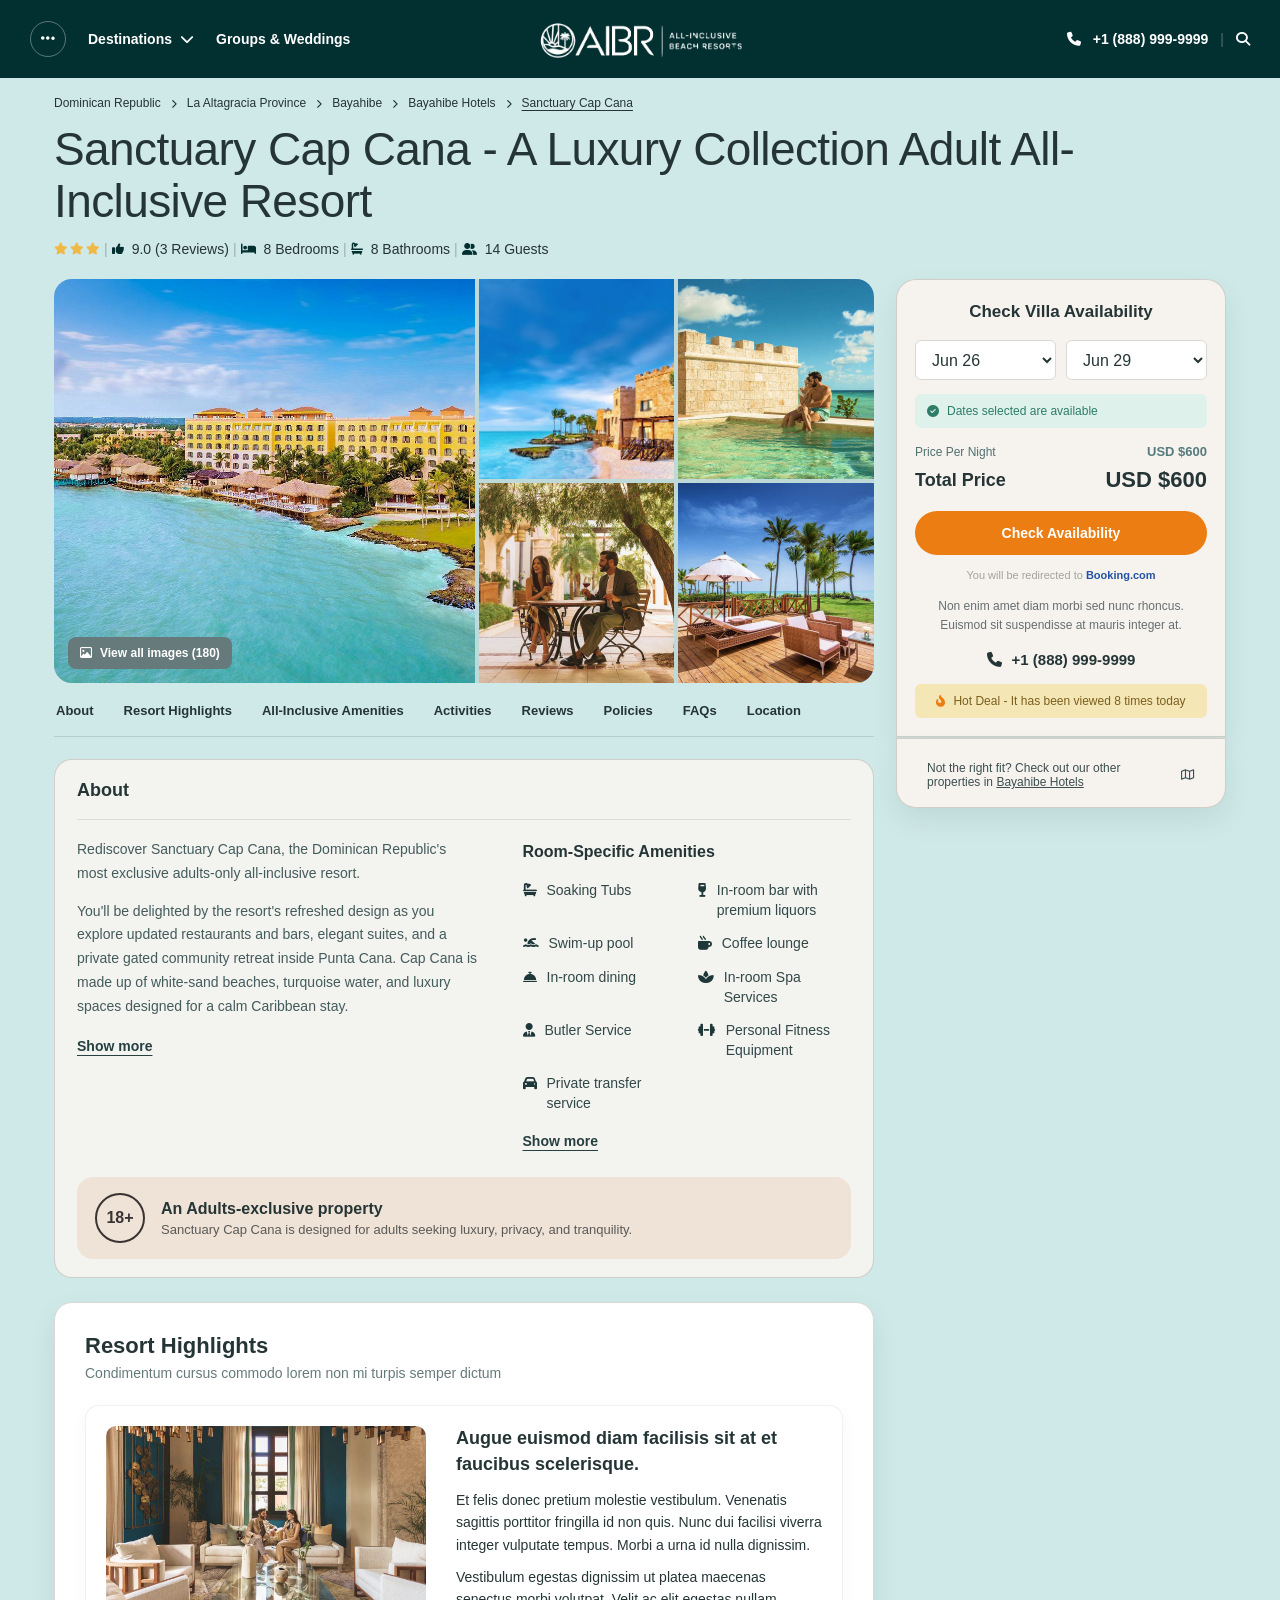
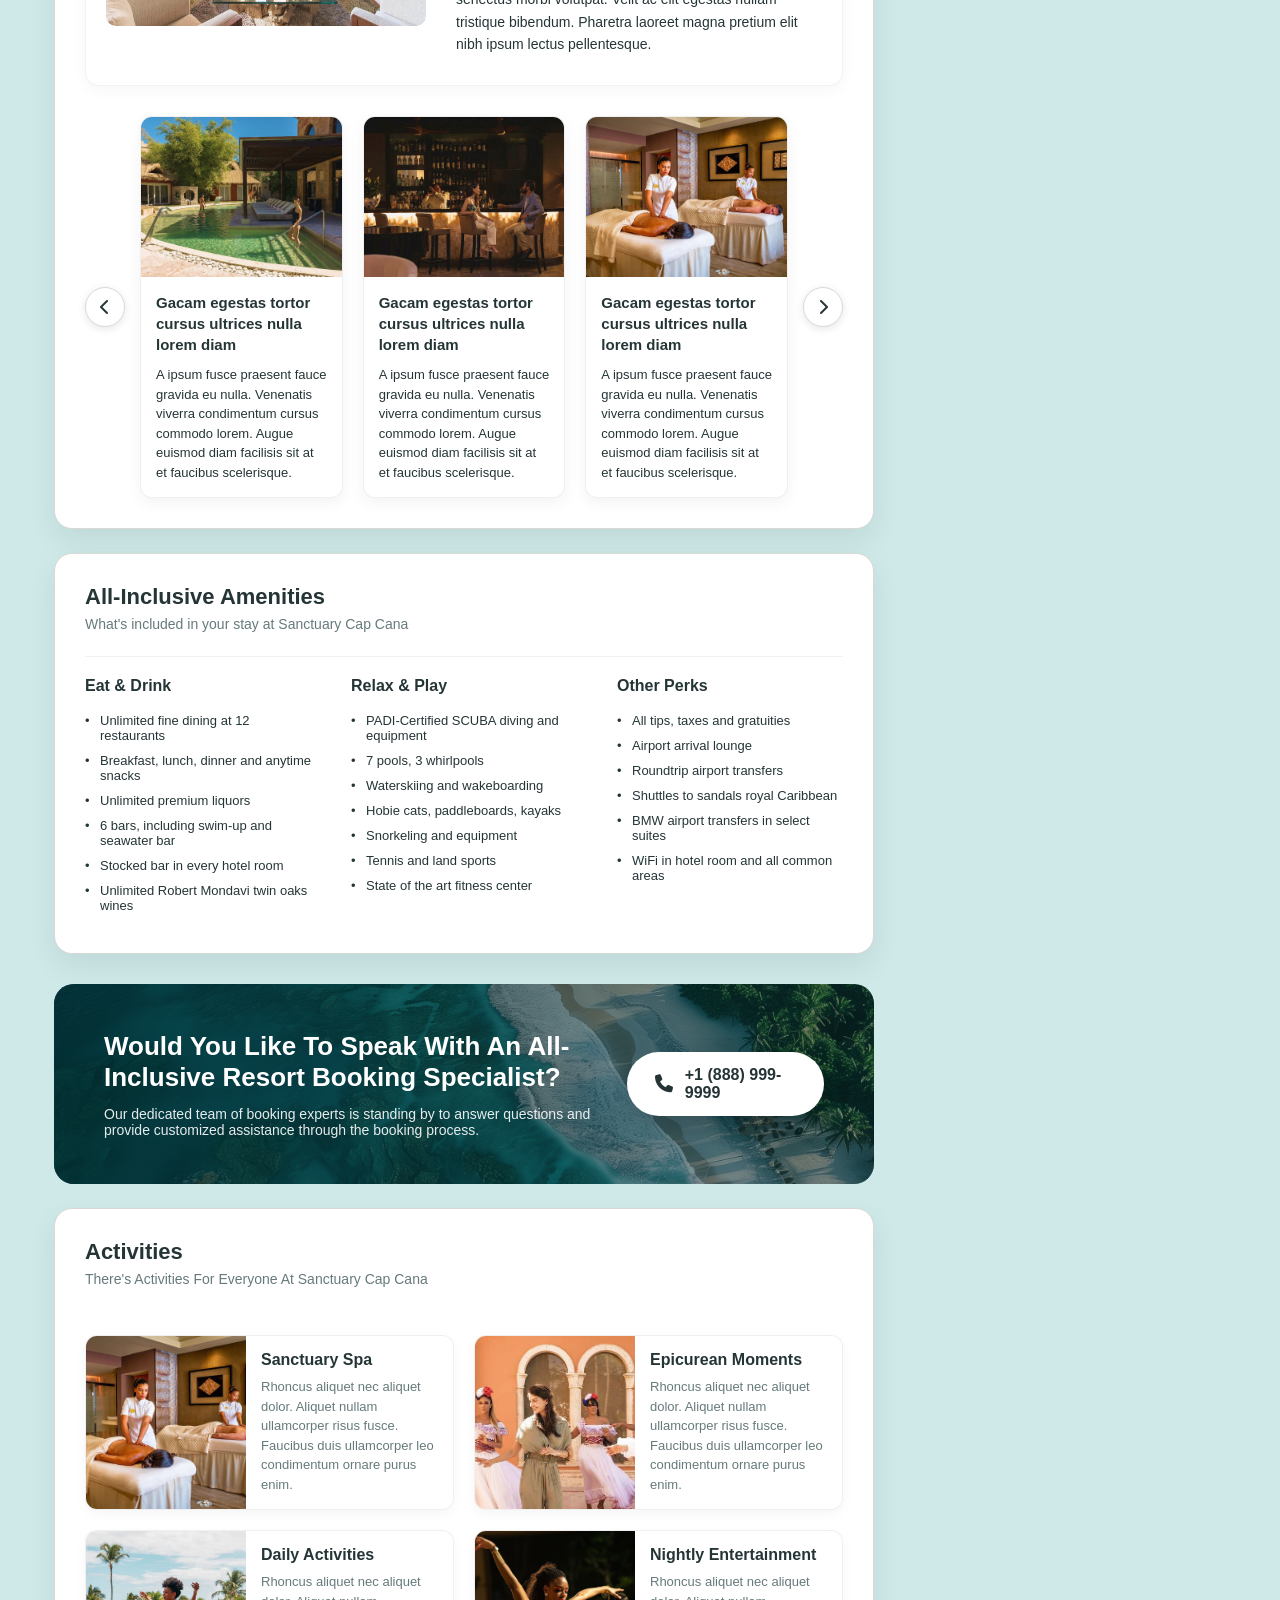
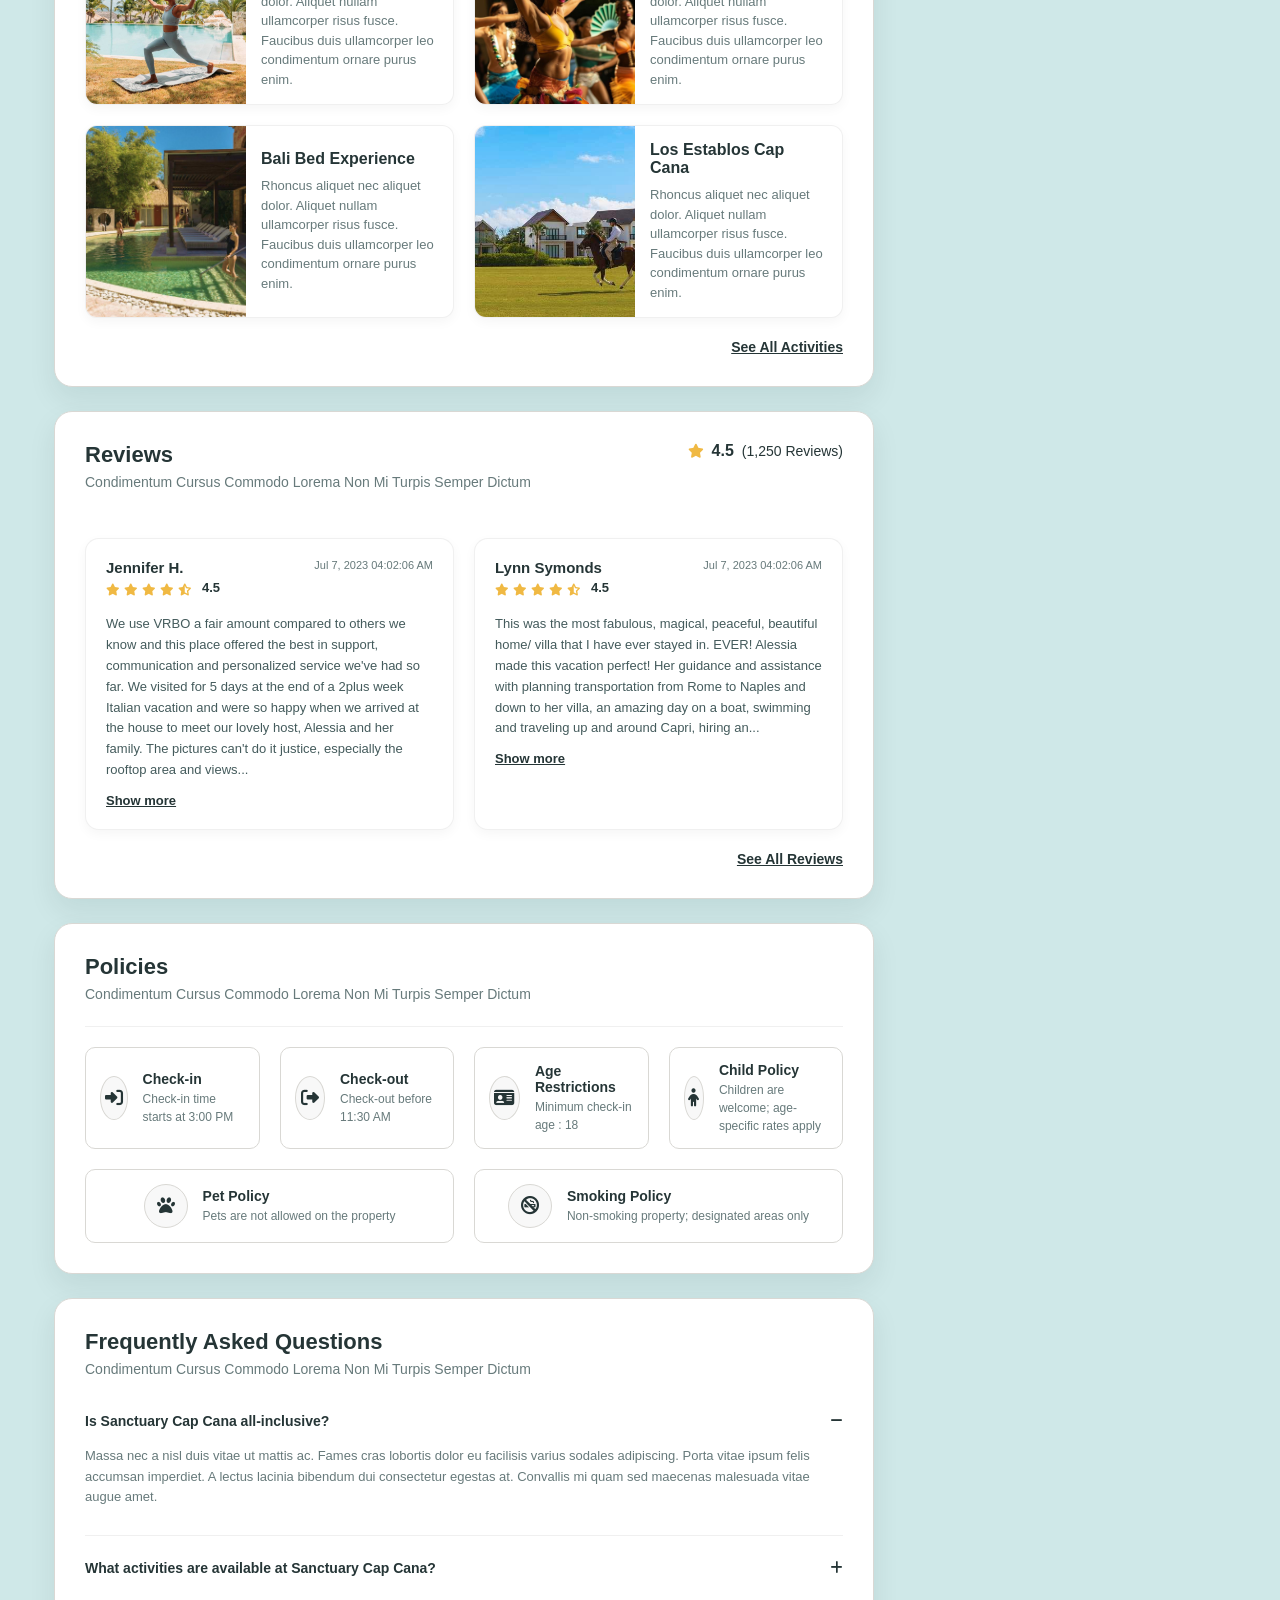
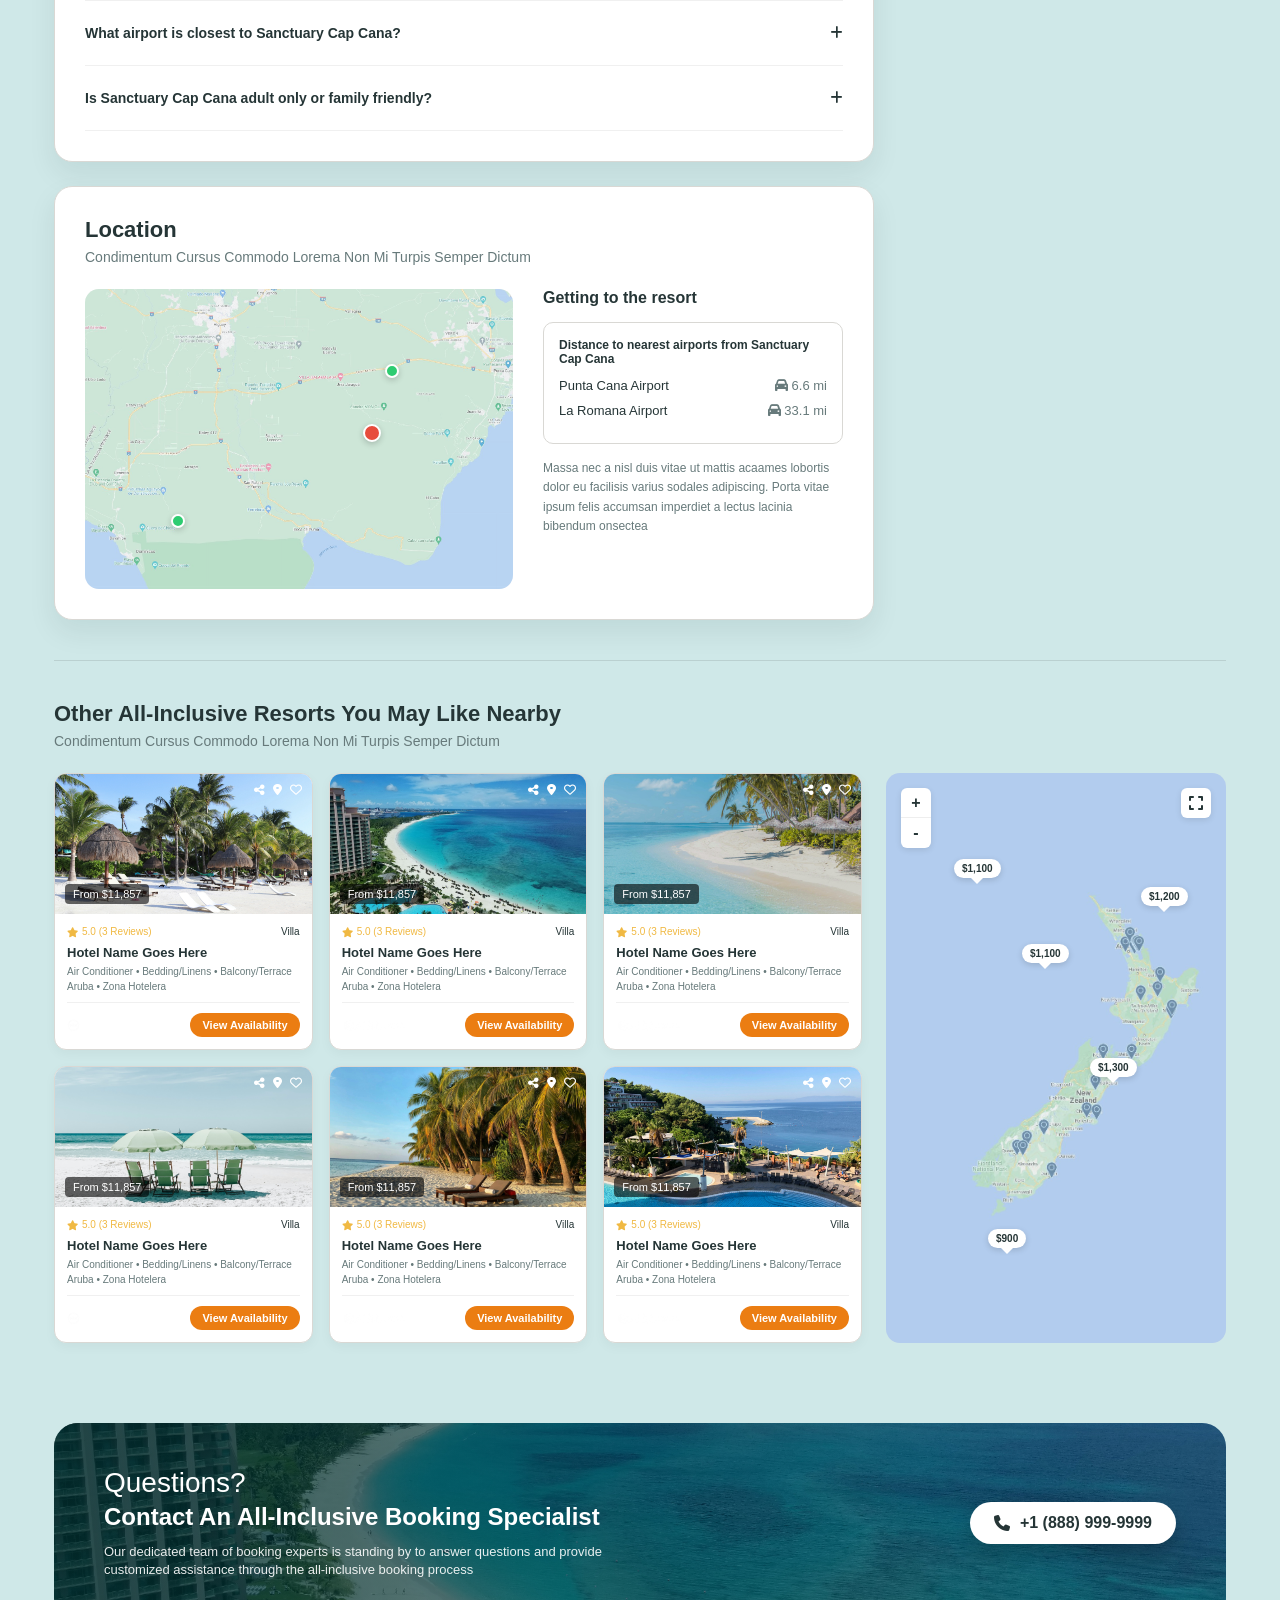
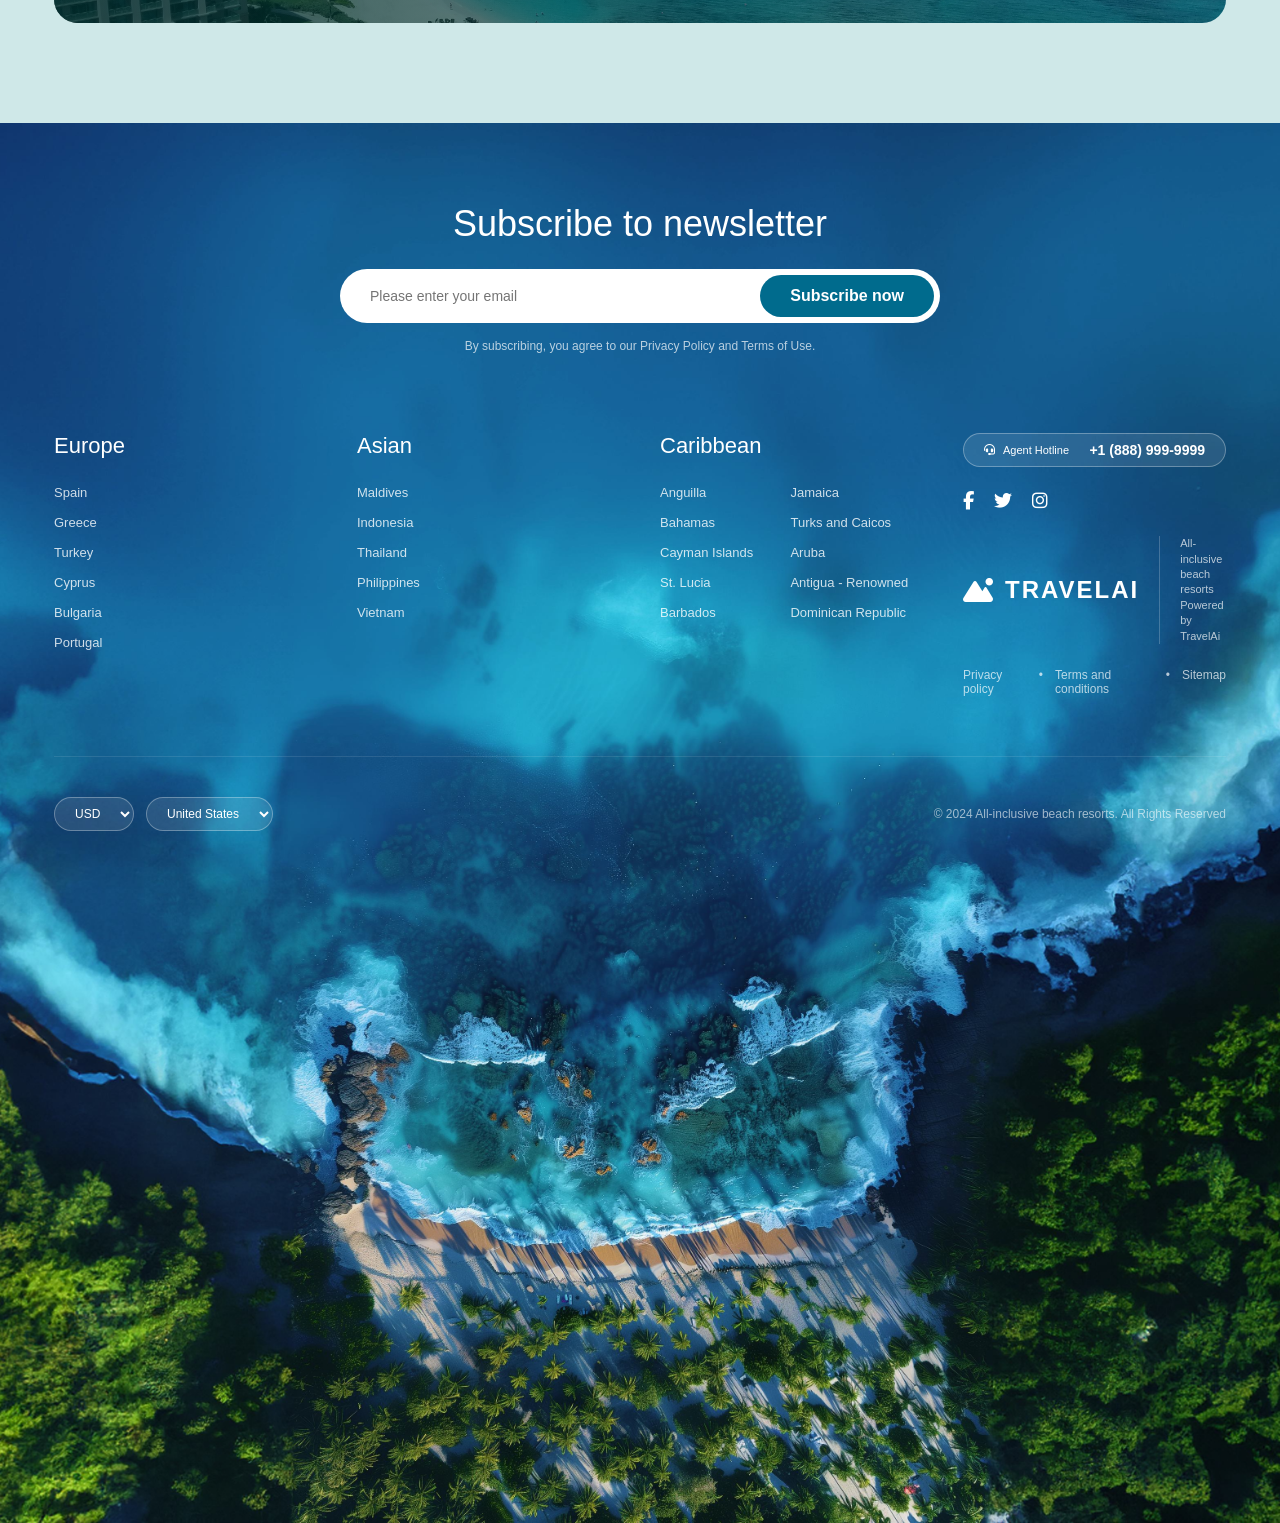
<file: index.html>
<!doctype html>
<html lang="en">

<head>
  <meta charset="UTF-8" />
  <meta name="viewport" content="width=device-width, initial-scale=1.0" />
  <title>Sanctuary Cap Cana</title>
  <link rel="stylesheet" href="styles.css" />
  <link rel="icon" type="image/x-icon" href="/assets/icon2.jpeg">
  <link rel="stylesheet" href="https://cdnjs.cloudflare.com/ajax/libs/font-awesome/6.5.0/css/all.min.css" />
</head>

<body>

  <!-- HEADER SECTION : Three parts : header-left, header-center, header-right -->
  <header class="site-header">
    <div class="header-inner">
      <div class="header-left">
        <button class="menu-button" aria-label="Open menu">
          <i class="fa-solid fa-ellipsis"></i> <!-- button boder radius 50% diye 3 dot icons k circle kora-->
        </button>

        <div class="header-link">
          <span>Destinations</span>
          <i class="fa-solid fa-chevron-down"></i>
        </div>

        <a href="#" class="header-text-link">Groups &amp; Weddings</a>
      </div>

      <div class="header-center">
        <img src="assets/mainLogo.png" alt="AIBR logo" class="brand-logo" />
      </div>

      <div class="header-right">
        <i class="fa-solid fa-phone"></i>
        <span>+1 (888) 999-9999</span>
        <span class="mobile-divider">|</span>
        <i class="fa-solid fa-magnifying-glass"></i>
      </div>
    </div>
  </header>


  <!-- MAIN SECTION -->


  <main class="page-shell">
    <div class="page-container">
      <nav class="breadcrumb" aria-label="Breadcrumb">
        <span>Dominican Republic</span>
        <i class="fa-solid fa-chevron-right"></i>
        <span>La Altagracia Province</span>
        <i class="fa-solid fa-chevron-right"></i>
        <span>Bayahibe</span>
        <i class="fa-solid fa-chevron-right"></i>
        <span>Bayahibe Hotels</span>
        <i class="fa-solid fa-chevron-right"></i>
        <span class="active">Sanctuary Cap Cana</span>
      </nav>

      <section class="hero-section">
        <h1 class="hero-title">
          Sanctuary Cap Cana - A Luxury Collection Adult All-Inclusive Resort
        </h1>

        <div class="property-meta">
          <div class="star-rating" aria-label="3 star rating">
            <i class="fa-solid fa-star"></i>
            <i class="fa-solid fa-star"></i>
            <i class="fa-solid fa-star"></i>
          </div>
          <span class="mobile-divider">|</span>
          <div class="meta-item">
            <i class="fa-solid fa-thumbs-up"></i>
            <span>9.0 (3 Reviews)</span>
          </div>
          <span class="mobile-divider">|</span>
          <div class="meta-item">
            <i class="fa-solid fa-bed"></i>
            <span>8 Bedrooms</span>
          </div>
          <span class="mobile-divider">|</span>
          <div class="meta-item">
            <i class="fa-solid fa-bath"></i>
            <span>8 Bathrooms</span>
          </div>
          <span class="mobile-divider">|</span>
          <div class="meta-item">
            <i class="fa-solid fa-user-group"></i>
            <span>14 Guests</span>
          </div>
        </div>

        <div class="hero-layout">
          <div class="hero-main">
            <div class="gallery-grid">
              <div class="gallery-item gallery-item-large">
                <img src="assets/hero_img1.jpg" alt="Resort aerial view" />
                <button class="gallery-button">
                  <i class="fa-regular fa-image"></i>
                  <span>View all images (180)</span>
                </button>
              </div>

              <div class="gallery-item">
                <img src="assets/hero_img2.jpg" alt="Resort coastline view" />
              </div>

              <div class="gallery-item">
                <img src="assets/hero_img3.jpg" alt="Outdoor dining area" />
              </div>

              <div class="gallery-item">
                <img src="assets/hero_img4.jpg" alt="Poolside stone wall area" />
              </div>

              <div class="gallery-item">
                <img src="assets/hero_img5.jpg" alt="Private lounge chairs" />
              </div>
            </div>

            <nav class="section-tabs" aria-label="Property sections">
              <a href="#" class="active">About</a>
              <a href="#">Resort Highlights</a>
              <a href="#">All-Inclusive Amenities</a>
              <a href="#">Activities</a>
              <a href="#">Reviews</a>
              <a href="#">Policies</a>
              <a href="#">FAQs</a>
              <a href="#">Location</a>
            </nav>

            <section class="about-card">
              <h2>About</h2>

              <div class="about-content">
                <div class="about-copy">
                  <p>
                    Rediscover Sanctuary Cap Cana, the Dominican Republic's
                    most exclusive adults-only all-inclusive resort.
                  </p>
                  <p>
                    You'll be delighted by the resort's refreshed design as
                    you explore updated restaurants and bars, elegant suites,
                    and a private gated community retreat inside Punta Cana.
                    Cap Cana is made up of white-sand beaches, turquoise
                    water, and luxury spaces designed for a calm Caribbean
                    stay.
                  </p>
                  <a href="#" class="text-link">Show more</a>
                </div>

                <div class="amenities-block">
                  <h3>Room-Specific Amenities</h3>

                  <div class="amenities-list">
                    <div class="amenity-item">
                      <i class="fa-solid fa-bath"></i><span>Soaking Tubs</span>
                    </div>
                    <div class="amenity-item">
                      <i class="fa-solid fa-wine-glass"></i><span>In-room bar with premium liquors</span>
                    </div>
                    <div class="amenity-item">
                      <i class="fa-solid fa-person-swimming"></i><span>Swim-up pool</span>
                    </div>
                    <div class="amenity-item">
                      <i class="fa-solid fa-mug-hot"></i><span>Coffee lounge</span>
                    </div>
                    <div class="amenity-item">
                      <i class="fa-solid fa-bell-concierge"></i><span>In-room dining</span>
                    </div>
                    <div class="amenity-item">
                      <i class="fa-solid fa-spa"></i><span>In-room Spa Services</span>
                    </div>
                    <div class="amenity-item">
                      <i class="fa-solid fa-user-tie"></i><span>Butler Service</span>
                    </div>
                    <div class="amenity-item">
                      <i class="fa-solid fa-dumbbell"></i><span>Personal Fitness Equipment</span>
                    </div>
                    <div class="amenity-item">
                      <i class="fa-solid fa-car"></i><span>Private transfer service</span>
                    </div>
                  </div>

                  <a href="#" class="text-link">Show more</a>
                </div>
              </div>

              <div class="age-banner">
                <div class="age-badge">18+</div>
                <div>
                  <h3>An Adults-exclusive property</h3>
                  <p>
                    Sanctuary Cap Cana is designed for adults seeking luxury,
                    privacy, and tranquility.
                  </p>
                </div>
              </div>
            </section>

            <section class="content-card highlights-card">
              <div class="section-heading">
                <h2>Resort Highlights</h2>
                <p>
                  Condimentum cursus commodo lorem non mi turpis semper dictum
                </p>
              </div>

              <article class="feature-highlight">
                <div class="feature-highlight-image">
                  <img src="assets/Resort_highlight1.jpg" alt="Luxury resort lounge" />
                </div>
                <div class="feature-highlight-copy">
                  <h3>
                    Augue euismod diam facilisis sit at et faucibus
                    scelerisque.
                  </h3>
                  <p>
                    Et felis donec pretium molestie vestibulum. Venenatis
                    sagittis porttitor fringilla id non quis. Nunc dui
                    facilisi viverra integer vulputate tempus. Morbi a urna id
                    nulla dignissim.
                  </p>
                  <p>
                    Vestibulum egestas dignissim ut platea maecenas senectus
                    morbi volutpat. Velit ac elit egestas nullam tristique
                    bibendum. Pharetra laoreet magna pretium elit nibh ipsum
                    lectus pellentesque.
                  </p>
                </div>
              </article>

              <div class="highlight-carousel">
                <button class="carousel-arrow carousel-arrow-left" aria-label="Previous highlight">
                  <i class="fa-solid fa-chevron-left"></i>
                </button>

                <div class="highlight-grid">
                  <article class="highlight-tile">
                    <img src="assets/Resort_highlight2.jpg" alt="Pool villa view" />
                    <h3>
                      Gacam egestas tortor cursus ultrices nulla lorem diam
                    </h3>
                    <p>
                      A ipsum fusce praesent fauce gravida eu nulla. Venenatis
                      viverra condimentum cursus commodo lorem. Augue euismod
                      diam facilisis sit at et faucibus scelerisque.
                    </p>
                  </article>

                  <article class="highlight-tile">
                    <img src="assets/Resort_highlight3.jpg" alt="Resort dinner setting" />
                    <h3>
                      Gacam egestas tortor cursus ultrices nulla lorem diam
                    </h3>
                    <p>
                      A ipsum fusce praesent fauce gravida eu nulla. Venenatis
                      viverra condimentum cursus commodo lorem. Augue euismod
                      diam facilisis sit at et faucibus scelerisque.
                    </p>
                  </article>

                  <article class="highlight-tile">
                    <img src="assets/Resort_highlight4.jpg" alt="Spa treatment room" />
                    <h3>
                      Gacam egestas tortor cursus ultrices nulla lorem diam
                    </h3>
                    <p>
                      A ipsum fusce praesent fauce gravida eu nulla. Venenatis
                      viverra condimentum cursus commodo lorem. Augue euismod
                      diam facilisis sit at et faucibus scelerisque.
                    </p>
                  </article>
                </div>

                <button class="carousel-arrow carousel-arrow-right" aria-label="Next highlight">
                  <i class="fa-solid fa-chevron-right"></i>
                </button>
              </div>
            </section>

            <section class="content-card amenities-card">
              <div class="section-heading">
                <h2>All-Inclusive Amenities</h2>
                <p>What's included in your stay at Sanctuary Cap Cana</p>
              </div>

              <div class="amenities-columns">
                <div class="amenities-column">
                  <h3>Eat &amp; Drink</h3>
                  <ul>
                    <li>Unlimited fine dining at 12 restaurants</li>
                    <li>Breakfast, lunch, dinner and anytime snacks</li>
                    <li>Unlimited premium liquors</li>
                    <li>6 bars, including swim-up and seawater bar</li>
                    <li>Stocked bar in every hotel room</li>
                    <li>Unlimited Robert Mondavi twin oaks wines</li>
                  </ul>
                </div>

                <div class="amenities-column">
                  <h3>Relax &amp; Play</h3>
                  <ul>
                    <li>PADI-Certified SCUBA diving and equipment</li>
                    <li>7 pools, 3 whirlpools</li>
                    <li>Waterskiing and wakeboarding</li>
                    <li>Hobie cats, paddleboards, kayaks</li>
                    <li>Snorkeling and equipment</li>
                    <li>Tennis and land sports</li>
                    <li>State of the art fitness center</li>
                  </ul>
                </div>

                <div class="amenities-column">
                  <h3>Other Perks</h3>
                  <ul>
                    <li>All tips, taxes and gratuities</li>
                    <li>Airport arrival lounge</li>
                    <li>Roundtrip airport transfers</li>
                    <li>Shuttles to sandals royal Caribbean</li>
                    <li>BMW airport transfers in select suites</li>
                    <li>WiFi in hotel room and all common areas</li>
                  </ul>
                </div>
              </div>
            </section>

            <section class="support-banner">
              <img src="assets/support-banner_img.jpg" alt="Resort aerial background" />
              <div class="support-banner-overlay"></div>
              <div class="support-banner-content">
                <div>
                  <h2>
                    Would You Like To Speak With An All-Inclusive Resort
                    Booking Specialist?
                  </h2>
                  <p>
                    Our dedicated team of booking experts is standing by to
                    answer questions and provide customized assistance through
                    the booking process.
                  </p>
                </div>

                <a href="tel:+18889999999" class="support-banner-call">
                  <i class="fa-solid fa-phone"></i>
                  <span>+1 (888) 999-9999</span>
                </a>
              </div>
            </section>

            <section class="content-card activities-card">
              <div class="section-heading-row">
                <div class="section-heading">
                  <h2>Activities</h2>
                  <p>There's Activities For Everyone At Sanctuary Cap Cana</p>
                </div>
              </div>

              <div class="activities-grid">
                <article class="activity-card">
                  <div class="activity-image">
                    <img src="assets/Resort_highlight4.jpg" alt="Sanctuary Spa" />
                  </div>
                  <div class="activity-info">
                    <h3>Sanctuary Spa</h3>
                    <p>
                      Rhoncus aliquet nec aliquet dolor. Aliquet nullam
                      ullamcorper risus fusce. Faucibus duis ullamcorper leo
                      condimentum ornare purus enim.
                    </p>
                  </div>
                </article>

                <article class="activity-card">
                  <div class="activity-image">
                    <img src="assets/Activity_img2.jpg" alt="Epicurean Moments" />
                  </div>
                  <div class="activity-info">
                    <h3>Epicurean Moments</h3>
                    <p>
                      Rhoncus aliquet nec aliquet dolor. Aliquet nullam
                      ullamcorper risus fusce. Faucibus duis ullamcorper leo
                      condimentum ornare purus enim.
                    </p>
                  </div>
                </article>

                <article class="activity-card">
                  <div class="activity-image">
                    <img src="assets/Activity_img3.jpg" alt="Daily Activities" />
                  </div>
                  <div class="activity-info">
                    <h3>Daily Activities</h3>
                    <p>
                      Rhoncus aliquet nec aliquet dolor. Aliquet nullam
                      ullamcorper risus fusce. Faucibus duis ullamcorper leo
                      condimentum ornare purus enim.
                    </p>
                  </div>
                </article>

                <article class="activity-card">
                  <div class="activity-image">
                    <img src="assets/Activity_img4.jpg" alt="Nightly Entertainment" />
                  </div>
                  <div class="activity-info">
                    <h3>Nightly Entertainment</h3>
                    <p>
                      Rhoncus aliquet nec aliquet dolor. Aliquet nullam
                      ullamcorper risus fusce. Faucibus duis ullamcorper leo
                      condimentum ornare purus enim.
                    </p>
                  </div>
                </article>

                <article class="activity-card">
                  <div class="activity-image">
                    <img src="assets/Resort_highlight2.jpg" alt="Bali Bed Experience" />
                  </div>
                  <div class="activity-info">
                    <h3>Bali Bed Experience</h3>
                    <p>
                      Rhoncus aliquet nec aliquet dolor. Aliquet nullam
                      ullamcorper risus fusce. Faucibus duis ullamcorper leo
                      condimentum ornare purus enim.
                    </p>
                  </div>
                </article>

                <article class="activity-card">
                  <div class="activity-image">
                    <img src="assets/Activity_img6.jpg" alt="Los Establos Cap Cana" />
                  </div>
                  <div class="activity-info">
                    <h3>Los Establos Cap Cana</h3>
                    <p>
                      Rhoncus aliquet nec aliquet dolor. Aliquet nullam
                      ullamcorper risus fusce. Faucibus duis ullamcorper leo
                      condimentum ornare purus enim.
                    </p>
                  </div>
                </article>
              </div>

              <div class="section-footer">
                <a href="#" class="see-all-link">See All Activities</a>
              </div>
            </section>

            <section class="content-card reviews-card">
              <div class="section-heading-row">
                <div class="section-heading">
                  <h2>Reviews</h2>
                  <p>
                    Condimentum Cursus Commodo Lorema Non Mi Turpis Semper
                    Dictum
                  </p>
                </div>
                <div class="overall-rating">
                  <i class="fa-solid fa-star"></i>
                  <strong>4.5</strong>
                  <span>(1,250 Reviews)</span>
                </div>
              </div>

              <div class="reviews-grid">
                <article class="review-item">
                  <div class="review-header">
                    <div class="review-user">
                      <strong>Jennifer H.</strong>
                      <div class="review-stars">
                        <i class="fa-solid fa-star"></i>
                        <i class="fa-solid fa-star"></i>
                        <i class="fa-solid fa-star"></i>
                        <i class="fa-solid fa-star"></i>
                        <i class="fa-solid fa-star-half-stroke"></i>
                        <strong>4.5</strong>
                      </div>
                    </div>
                    <span class="review-date">Jul 7, 2023 04:02:06 AM</span>
                  </div>
                  <div class="review-body">
                    <p>
                      We use VRBO a fair amount compared to others we know and
                      this place offered the best in support, communication
                      and personalized service we've had so far. We visited
                      for 5 days at the end of a 2plus week Italian vacation
                      and were so happy when we arrived at the house to meet
                      our lovely host, Alessia and her family. The pictures
                      can't do it justice, especially the rooftop area and
                      views...
                    </p>
                    <a href="#" class="show-more-btn">Show more</a>
                  </div>
                </article>

                <article class="review-item">
                  <div class="review-header">
                    <div class="review-user">
                      <strong>Lynn Symonds</strong>
                      <div class="review-stars">
                        <i class="fa-solid fa-star"></i>
                        <i class="fa-solid fa-star"></i>
                        <i class="fa-solid fa-star"></i>
                        <i class="fa-solid fa-star"></i>
                        <i class="fa-solid fa-star-half-stroke"></i>
                        <strong>4.5</strong>
                      </div>
                    </div>
                    <span class="review-date">Jul 7, 2023 04:02:06 AM</span>
                  </div>
                  <div class="review-body">
                    <p>
                      This was the most fabulous, magical, peaceful, beautiful
                      home/ villa that I have ever stayed in. EVER! Alessia
                      made this vacation perfect! Her guidance and assistance
                      with planning transportation from Rome to Naples and
                      down to her villa, an amazing day on a boat, swimming
                      and traveling up and around Capri, hiring an...
                    </p>
                    <a href="#" class="show-more-btn">Show more</a>
                  </div>
                </article>
              </div>

              <div class="section-footer">
                <a href="#" class="see-all-link">See All Reviews</a>
              </div>
            </section>

            <section class="content-card policies-card">
              <div class="section-heading">
                <h2>Policies</h2>
                <p>
                  Condimentum Cursus Commodo Lorema Non Mi Turpis Semper
                  Dictum
                </p>
              </div>

              <div class="policies-grid">

                <div class="policy-item">
                  <div class="policy-icon">
                    <i class="fa-solid fa-right-to-bracket"></i>
                  </div>
                  <div class="policy-text">
                    <strong>Check-in</strong>
                    <span>Check-in time starts at 3:00 PM</span>
                  </div>
                </div>

                <div class="policy-item">
                  <div class="policy-icon">
                    <i class="fa-solid fa-right-from-bracket"></i>
                  </div>
                  <div class="policy-text">
                    <strong>Check-out</strong>
                    <span>Check-out before 11:30 AM</span>
                  </div>
                </div>

                <div class="policy-item">
                  <div class="policy-icon">
                    <i class="fa-solid fa-id-card"></i>
                  </div>
                  <div class="policy-text">
                    <strong>Age Restrictions</strong>
                    <span>Minimum check-in age : 18</span>
                  </div>
                </div>

                <div class="policy-item">
                  <div class="policy-icon">
                    <i class="fa-solid fa-child"></i>
                  </div>
                  <div class="policy-text">
                    <strong>Child Policy</strong>
                    <span>Children are welcome; age-specific rates apply</span>
                  </div>
                </div>

                <div class="policy-item">
                  <div class="policy-icon">
                    <i class="fa-solid fa-paw"></i>
                  </div>
                  <div class="policy-text">
                    <strong>Pet Policy</strong>
                    <span>Pets are not allowed on the property</span>
                  </div>
                </div>

                <div class="policy-item">
                  <div class="policy-icon">
                    <i class="fa-solid fa-ban-smoking"></i>
                  </div>
                  <div class="policy-text">
                    <strong>Smoking Policy</strong>
                    <span>Non-smoking property; designated areas only</span>
                  </div>
                </div>


              </div>
            </section>

            <section class="content-card faq-card">
              <div class="section-heading">
                <h2>Frequently Asked Questions</h2>
                <p>
                  Condimentum Cursus Commodo Lorema Non Mi Turpis Semper
                  Dictum
                </p>
              </div>

              <div class="faq-list">
                <div class="faq-item active">
                  <div class="faq-question">
                    <span>Is Sanctuary Cap Cana all-inclusive?</span>
                    <i class="fa-solid fa-minus"></i>
                  </div>
                  <div class="faq-answer">
                    <p>
                      Massa nec a nisl duis vitae ut mattis ac. Fames cras
                      lobortis dolor eu facilisis varius sodales adipiscing.
                      Porta vitae ipsum felis accumsan imperdiet. A lectus
                      lacinia bibendum dui consectetur egestas at. Convallis
                      mi quam sed maecenas malesuada vitae augue amet.
                    </p>
                  </div>
                </div>

                <div class="faq-item">
                  <div class="faq-question">
                    <span>What activities are available at Sanctuary Cap
                      Cana?</span>
                    <i class="fa-solid fa-plus"></i>
                  </div>
                </div>

                <div class="faq-item">
                  <div class="faq-question">
                    <span>What airport is closest to Sanctuary Cap Cana?</span>
                    <i class="fa-solid fa-plus"></i>
                  </div>
                </div>

                <div class="faq-item">
                  <div class="faq-question">
                    <span>Is Sanctuary Cap Cana adult only or family
                      friendly?</span>
                    <i class="fa-solid fa-plus"></i>
                  </div>
                </div>
              </div>
            </section>

            <section class="content-card location-card">
              <div class="section-heading">
                <h2>Location</h2>
                <p>
                  Condimentum Cursus Commodo Lorema Non Mi Turpis Semper
                  Dictum
                </p>
              </div>

              <div class="location-content">
                <div class="location-map">
                  <img src="assets/location_img.jpg" alt="Map view" />
                  <div class="map-marker red"></div>
                  <!-- <i class="fa-solid fa-location-dot"></i> -->
                  <div class="map-marker green marker-1"></div>
                  <div class="map-marker green marker-2"></div>
                </div>
                <div class="location-info">
                  <h3>Getting to the resort</h3>
                  <div class="airport-distance">
                    <p>
                      Distance to nearest airports from Sanctuary Cap Cana
                    </p>
                    <div class="airport-item">
                      <div class="airport-name">Punta Cana Airport</div>
                      <div class="airport-dist">
                        <i class="fa-solid fa-car"></i> 6.6 mi
                      </div>
                    </div>
                    <div class="airport-item">
                      <div class="airport-name">La Romana Airport</div>
                      <div class="airport-dist">
                        <i class="fa-solid fa-car"></i> 33.1 mi
                      </div>
                    </div>
                  </div>
                  <p class="location-copy">
                    Massa nec a nisl duis vitae ut mattis acaames lobortis
                    dolor eu facilisis varius sodales adipiscing. Porta vitae
                    ipsum felis accumsan imperdiet a lectus lacinia bibendum
                    onsectea
                  </p>
                </div>
              </div>
            </section>
          </div>

          <aside class="hero-sidebar">
            <div class="booking-card">
              <h2>Check Villa Availability</h2>

              <div class="date-row">
                <select aria-label="Check in date">
                  <option>Jun 26</option>
                </select>
                <select aria-label="Check out date">
                  <option>Jun 29</option>
                </select>
              </div>

              <div class="availability-note">
                <i class="fa-solid fa-circle-check"></i>
                <span>Dates selected are available</span>
              </div>

              <div class="price-box">
                <div class="price-line">
                  <span>Price Per Night</span>
                  <strong>USD $600</strong>
                </div>
                <div class="price-line price-line-total">
                  <span>Total Price</span>
                  <strong>USD $600</strong>
                </div>
              </div>

              <button class="primary-button">Check Availability</button>

              <p class="redirect-note">
                You will be redirected to <strong>Booking.com</strong>
              </p>
              <p class="support-copy">
                Non enim amet diam morbi sed nunc rhoncus. Euismod sit
                suspendisse at mauris integer at.
              </p>

              <a href="tel:+18889999999" class="contact-number">
                <i class="fa-solid fa-phone"></i>
                <span>+1 (888) 999-9999</span>
              </a>

              <div class="deal-badge">
                <i class="fa-solid fa-fire-flame-curved"></i>
                <span>Hot Deal - It has been viewed 8 times today</span>
              </div>
            </div>


            <div class="booking-card card2">
              <div class="alternate-stay">
                <span>Not the right fit? Check out our other properties in <u>Bayahibe
                    Hotels</u></span>
                <i class="fa-regular fa-map"></i>
              </div>
            </div>
          </aside>
        </div>
      </section>

      <section class="other-resorts-section">
        <div class="section-heading">
          <h2>Other All-Inclusive Resorts You May Like Nearby</h2>
          <p>Condimentum Cursus Commodo Lorema Non Mi Turpis Semper Dictum</p>
        </div>

        <div class="other-resorts-layout">
          <div class="resorts-grid">
            <article class="resort-card">
              <div class="resort-card-image">
                <img src="assets/resort/resort1.jpg" alt="Resort 1" />
                <div class="resort-card-badge">From $11,857</div>
                <div class="resort-card-icons">
                  <i class="fa-solid fa-share-nodes"></i>
                  <i class="fa-solid fa-location-dot"></i>
                  <i class="fa-regular fa-heart"></i>
                </div>
              </div>
              <div class="resort-card-info">
                <div class="resort-card-meta">
                  <div class="resort-card-rating">
                    <i class="fa-solid fa-star"></i> 5.0 (3 Reviews)
                  </div>
                  <div class="resort-card-type">Villa</div>
                </div>
                <h3>Hotel Name Goes Here</h3>
                <p>Air Conditioner • Bedding/Linens • Balcony/Terrace</p>
                <p>Aruba • Zona Hotelera</p>
                <div class="resort-card-footer">
                  <img src="assets/circleLogo.png" alt="Vrbo" class="provider-logo" />
                  <button class="view-btn">View Availability</button>
                </div>
              </div>
            </article>

            <article class="resort-card">
              <div class="resort-card-image">
                <img src="assets/resort/resort2.jpg" alt="Resort 2" />
                <div class="resort-card-badge">From $11,857</div>
                <div class="resort-card-icons">
                  <i class="fa-solid fa-share-nodes"></i>
                  <i class="fa-solid fa-location-dot"></i>
                  <i class="fa-regular fa-heart"></i>
                </div>
              </div>
              <div class="resort-card-info">
                <div class="resort-card-meta">
                  <div class="resort-card-rating">
                    <i class="fa-solid fa-star"></i> 5.0 (3 Reviews)
                  </div>
                  <div class="resort-card-type">Villa</div>
                </div>
                <h3>Hotel Name Goes Here</h3>
                <p>Air Conditioner • Bedding/Linens • Balcony/Terrace</p>
                <p>Aruba • Zona Hotelera</p>
                <div class="resort-card-footer">
                  <img src="assets/mainLogo.png" alt="Booking" class="provider-logo" />
                  <button class="view-btn">View Availability</button>
                </div>
              </div>
            </article>

            <article class="resort-card">
              <div class="resort-card-image">
                <img src="assets/resort/resort3.jpg" alt="Resort 3" />
                <div class="resort-card-badge">From $11,857</div>
                <div class="resort-card-icons">
                  <i class="fa-solid fa-share-nodes"></i>
                  <i class="fa-solid fa-location-dot"></i>
                  <i class="fa-regular fa-heart"></i>
                </div>
              </div>
              <div class="resort-card-info">
                <div class="resort-card-meta">
                  <div class="resort-card-rating">
                    <i class="fa-solid fa-star"></i> 5.0 (3 Reviews)
                  </div>
                  <div class="resort-card-type">Villa</div>
                </div>
                <h3>Hotel Name Goes Here</h3>
                <p>Air Conditioner • Bedding/Linens • Balcony/Terrace</p>
                <p>Aruba • Zona Hotelera</p>
                <div class="resort-card-footer">
                  <img src="assets/mainLogo.png" alt="Expedia" class="provider-logo" />
                  <button class="view-btn">View Availability</button>
                </div>
              </div>
            </article>

            <article class="resort-card">
              <div class="resort-card-image">
                <img src="assets/resort/resort4.jpg" alt="Resort 4" />
                <div class="resort-card-badge">From $11,857</div>
                <div class="resort-card-icons">
                  <i class="fa-solid fa-share-nodes"></i>
                  <i class="fa-solid fa-location-dot"></i>
                  <i class="fa-regular fa-heart"></i>
                </div>
              </div>
              <div class="resort-card-info">
                <div class="resort-card-meta">
                  <div class="resort-card-rating">
                    <i class="fa-solid fa-star"></i> 5.0 (3 Reviews)
                  </div>
                  <div class="resort-card-type">Villa</div>
                </div>
                <h3>Hotel Name Goes Here</h3>
                <p>Air Conditioner • Bedding/Linens • Balcony/Terrace</p>
                <p>Aruba • Zona Hotelera</p>
                <div class="resort-card-footer">
                  <img src="assets/circleLogo.png" alt="Vrbo" class="provider-logo" />
                  <button class="view-btn">View Availability</button>
                </div>
              </div>
            </article>

            <article class="resort-card">
              <div class="resort-card-image">
                <img src="assets/resort/resort5.jpg" alt="Resort 5" />
                <div class="resort-card-badge">From $11,857</div>
                <div class="resort-card-icons">
                  <i class="fa-solid fa-share-nodes"></i>
                  <i class="fa-solid fa-location-dot"></i>
                  <i class="fa-regular fa-heart"></i>
                </div>
              </div>
              <div class="resort-card-info">
                <div class="resort-card-meta">
                  <div class="resort-card-rating">
                    <i class="fa-solid fa-star"></i> 5.0 (3 Reviews)
                  </div>
                  <div class="resort-card-type">Villa</div>
                </div>
                <h3>Hotel Name Goes Here</h3>
                <p>Air Conditioner • Bedding/Linens • Balcony/Terrace</p>
                <p>Aruba • Zona Hotelera</p>
                <div class="resort-card-footer">
                  <img src="assets/mainLogo.png" alt="Booking" class="provider-logo" />
                  <button class="view-btn">View Availability</button>
                </div>
              </div>
            </article>

            <article class="resort-card">
              <div class="resort-card-image">
                <img src="assets/resort/resort6.jpg" alt="Resort 6" />
                <div class="resort-card-badge">From $11,857</div>
                <div class="resort-card-icons">
                  <i class="fa-solid fa-share-nodes"></i>
                  <i class="fa-solid fa-location-dot"></i>
                  <i class="fa-regular fa-heart"></i>
                </div>
              </div>
              <div class="resort-card-info">
                <div class="resort-card-meta">
                  <div class="resort-card-rating">
                    <i class="fa-solid fa-star"></i> 5.0 (3 Reviews)
                  </div>
                  <div class="resort-card-type">Villa</div>
                </div>
                <h3>Hotel Name Goes Here</h3>
                <p>Air Conditioner • Bedding/Linens • Balcony/Terrace</p>
                <p>Aruba • Zona Hotelera</p>
                <div class="resort-card-footer">
                  <img src="assets/mainLogo.png" alt="Expedia" class="provider-logo" />
                  <button class="view-btn">View Availability</button>
                </div>
              </div>
            </article>
          </div>

          <div class="large-map">
            <img src="assets/location2.jpg" alt="Large Map" />
            <div class="map-overlay-icons">
              <div class="map-dot dot-1"><span>$1,100</span></div>
              <div class="map-dot dot-2"><span>$1,300</span></div>
              <div class="map-dot dot-3"><span>$1,200</span></div>
              <div class="map-dot dot-4"><span>$900</span></div>
              <div class="map-dot dot-5"><span>$1,100</span></div>
            </div>
            <div class="map-controls">
              <div class="control-plus">+</div>
              <div class="control-minus">-</div>
            </div>
            <div class="map-expand">
              <i class="fa-solid fa-expand"></i>
            </div>
          </div>
        </div>
      </section>

      <section class="specialist-banner-alt">
        <div class="banner-bg">
          <img src="assets/resort/resort2.jpg" alt="Specialist background" />
          <div class="banner-overlay"></div>
        </div>
        <div class="banner-content">
          <div class="banner-text">
            <h2>Questions?</h2>
            <h3>Contact An All-Inclusive Booking Specialist</h3>
            <p>
              Our dedicated team of booking experts is standing by to answer
              questions and provide customized assistance through the
              all-inclusive booking process
            </p>
          </div>
          <a href="tel:+18889999999" class="banner-call-btn">
            <i class="fa-solid fa-phone"></i>
            <span>+1 (888) 999-9999</span>
          </a>
        </div>
      </section>
    </div>
  </main>

  <footer class="site-footer">
    <div class="footer-bg">
      <img src="assets/footer_img.jpg" alt="Footer background" />
      <div class="footer-overlay"></div>
    </div>

    <div class="footer-container">
      <div class="newsletter-section">
        <h2>Subscribe to newsletter</h2>
        <form class="newsletter-form">
          <input type="email" placeholder="Please enter your email" required />
          <button type="submit">Subscribe now</button>
        </form>
        <p class="newsletter-note">
          By subscribing, you agree to our Privacy Policy and Terms of Use.
        </p>
      </div>

      <div class="footer-links-grid">
        <div class="footer-column">
          <h3>Europe</h3>
          <ul>
            <li><a href="#">Spain</a></li>
            <li><a href="#">Greece</a></li>
            <li><a href="#">Turkey</a></li>
            <li><a href="#">Cyprus</a></li>
            <li><a href="#">Bulgaria</a></li>
            <li><a href="#">Portugal</a></li>
          </ul>
        </div>

        <div class="footer-column">
          <h3>Asian</h3>
          <ul>
            <li><a href="#">Maldives</a></li>
            <li><a href="#">Indonesia</a></li>
            <li><a href="#">Thailand</a></li>
            <li><a href="#">Philippines</a></li>
            <li><a href="#">Vietnam</a></li>
          </ul>
        </div>

        <div class="footer-column">
          <h3>Caribbean</h3>
          <div class="sub-columns">
            <ul>
              <li><a href="#">Anguilla</a></li>
              <li><a href="#">Bahamas</a></li>
              <li><a href="#">Cayman Islands</a></li>
              <li><a href="#">St. Lucia</a></li>
              <li><a href="#">Barbados</a></li>
            </ul>
            <ul>
              <li><a href="#">Jamaica</a></li>
              <li><a href="#">Turks and Caicos</a></li>
              <li><a href="#">Aruba</a></li>
              <li><a href="#">Antigua - Renowned</a></li>
              <li><a href="#">Dominican Republic</a></li>
            </ul>
          </div>
        </div>

        <div class="footer-brand-info">
          <div class="footer-contact-box">
            <div class="agent-tag">
              <i class="fa-solid fa-headset"></i>
              <span>Agent Hotline</span>
            </div>
            <span class="footer-phone">+1 (888) 999-9999</span>
          </div>

          <div class="footer-socials">
            <a href="#"><i class="fa-brands fa-facebook-f"></i></a>
            <a href="#"><i class="fa-brands fa-twitter"></i></a>
            <a href="#"><i class="fa-brands fa-instagram"></i></a>
          </div>

          <div class="footer-logo-row">
            <div class="footer-main-logo">
              <i class="fa-solid fa-mountain-sun"></i>
              <span>TRAVELAI</span>
            </div>
            <div class="footer-sub-text">
              All-inclusive beach resorts<br />Powered by TravelAi
            </div>
          </div>

          <div class="footer-legal-links">
            <a href="#">Privacy policy</a>
            <span>•</span>
            <a href="#">Terms and conditions</a>
            <span>•</span>
            <a href="#">Sitemap</a>
          </div>
        </div>
      </div>

      <div class="footer-bottom">
        <div class="footer-selectors">
          <select aria-label="Currency selector">
            <option>USD</option>
          </select>
          <select aria-label="Country selector">
            <option>United States</option>
          </select>
        </div>
        <p class="copyright">
          © 2024 All-inclusive beach resorts. All Rights Reserved
        </p>
      </div>
    </div>
  </footer>
</body>

</html>
</file>
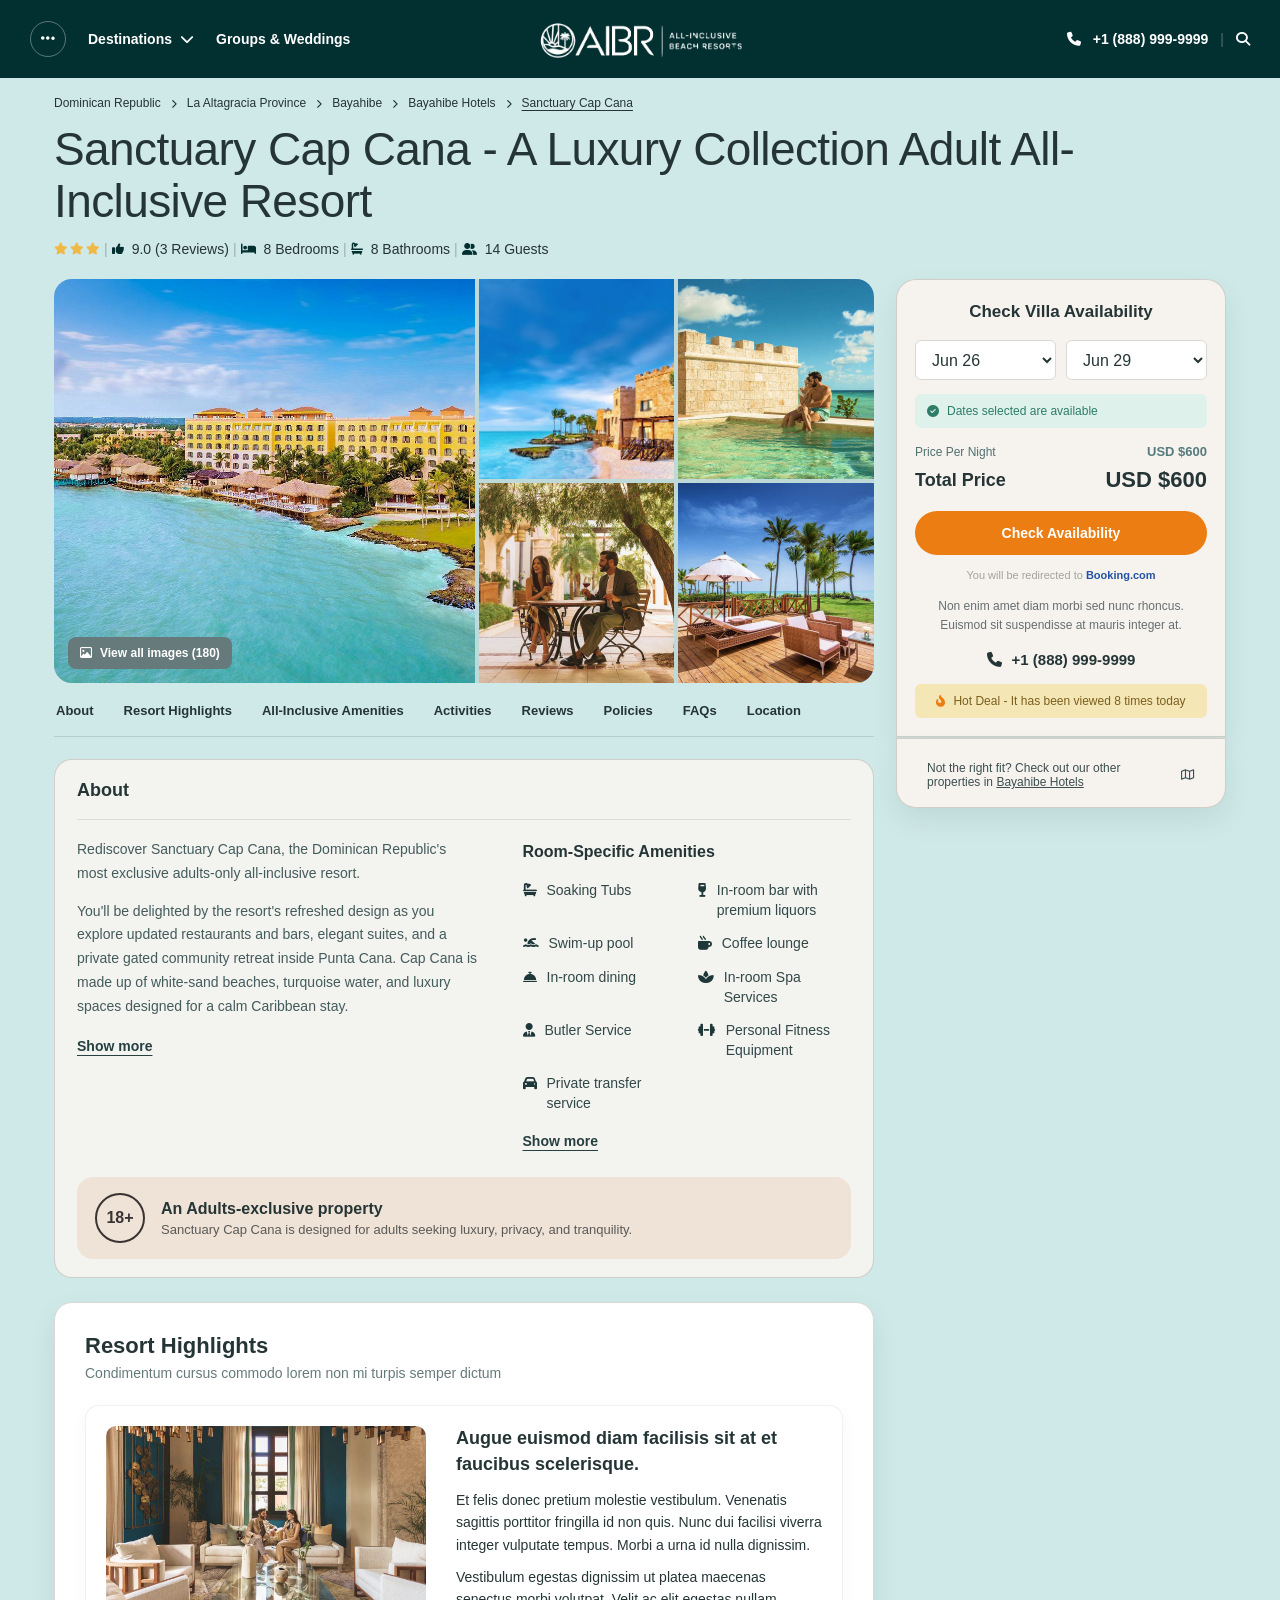
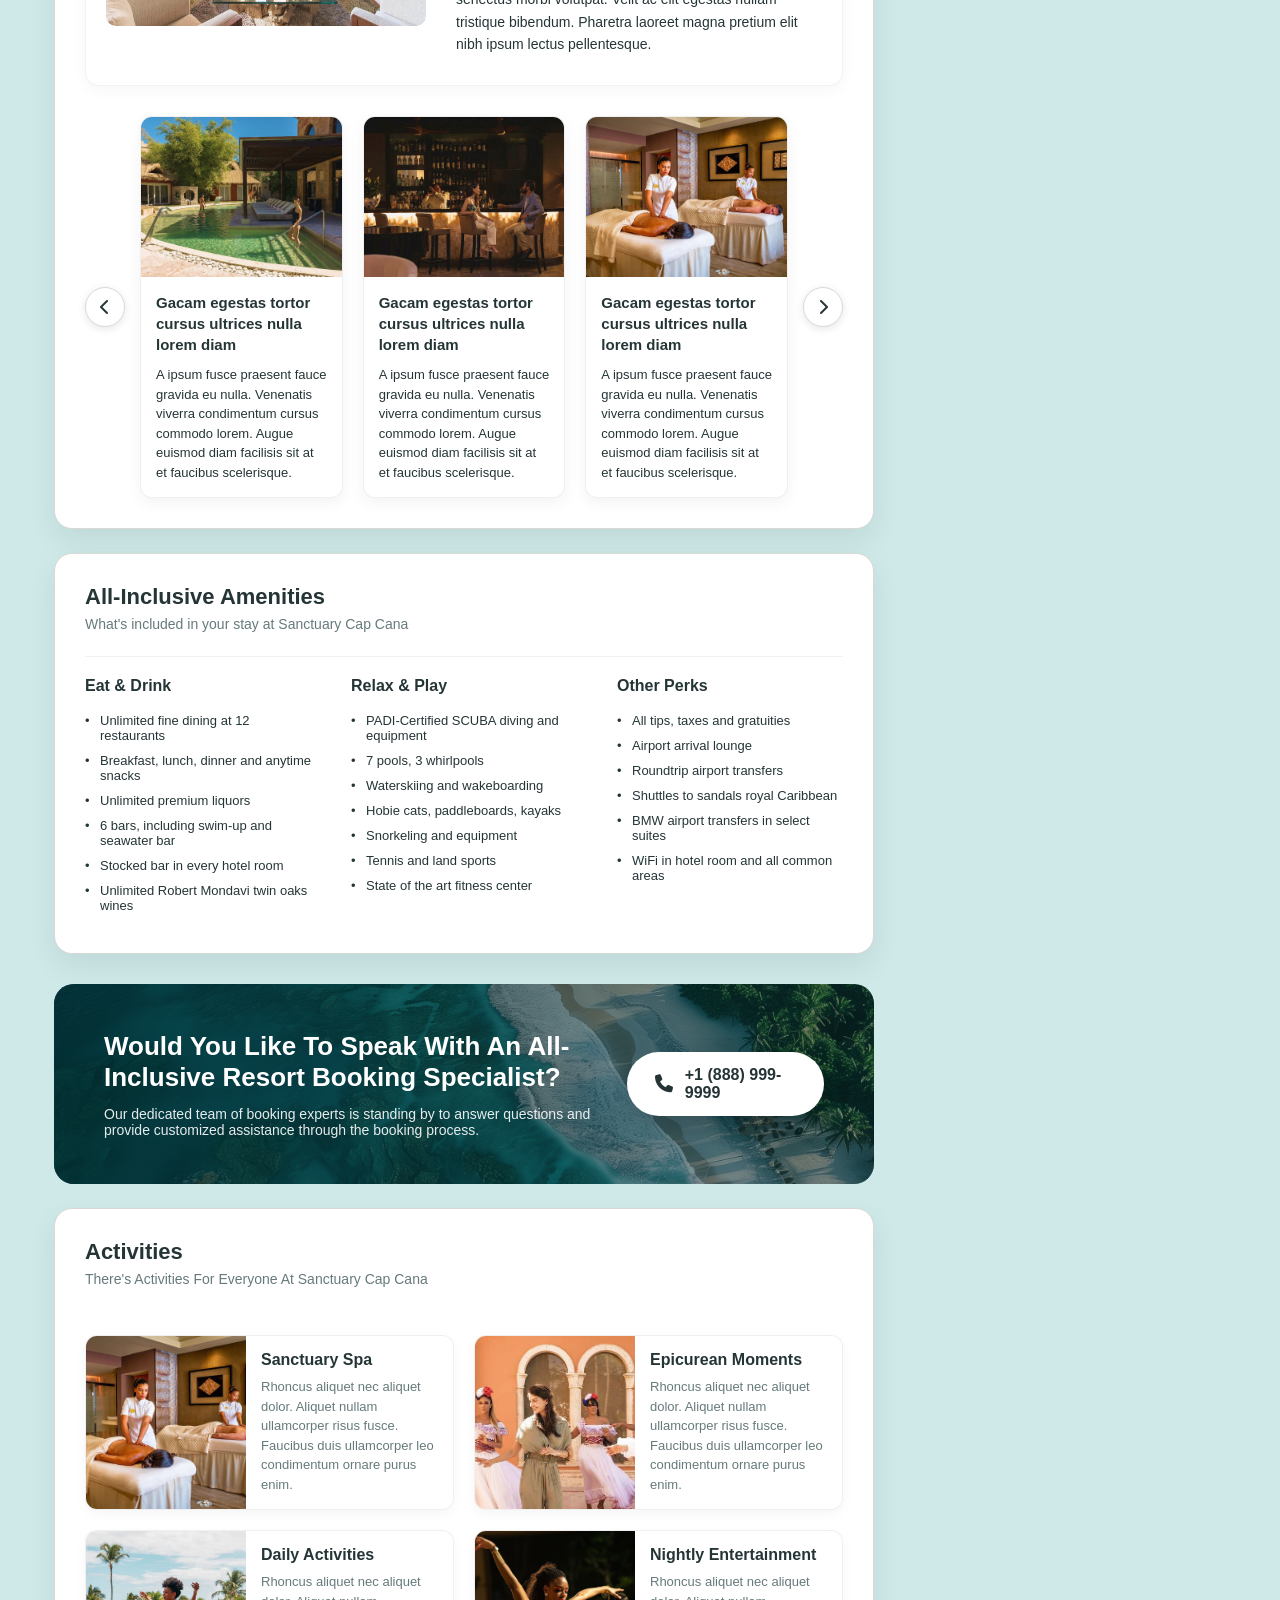
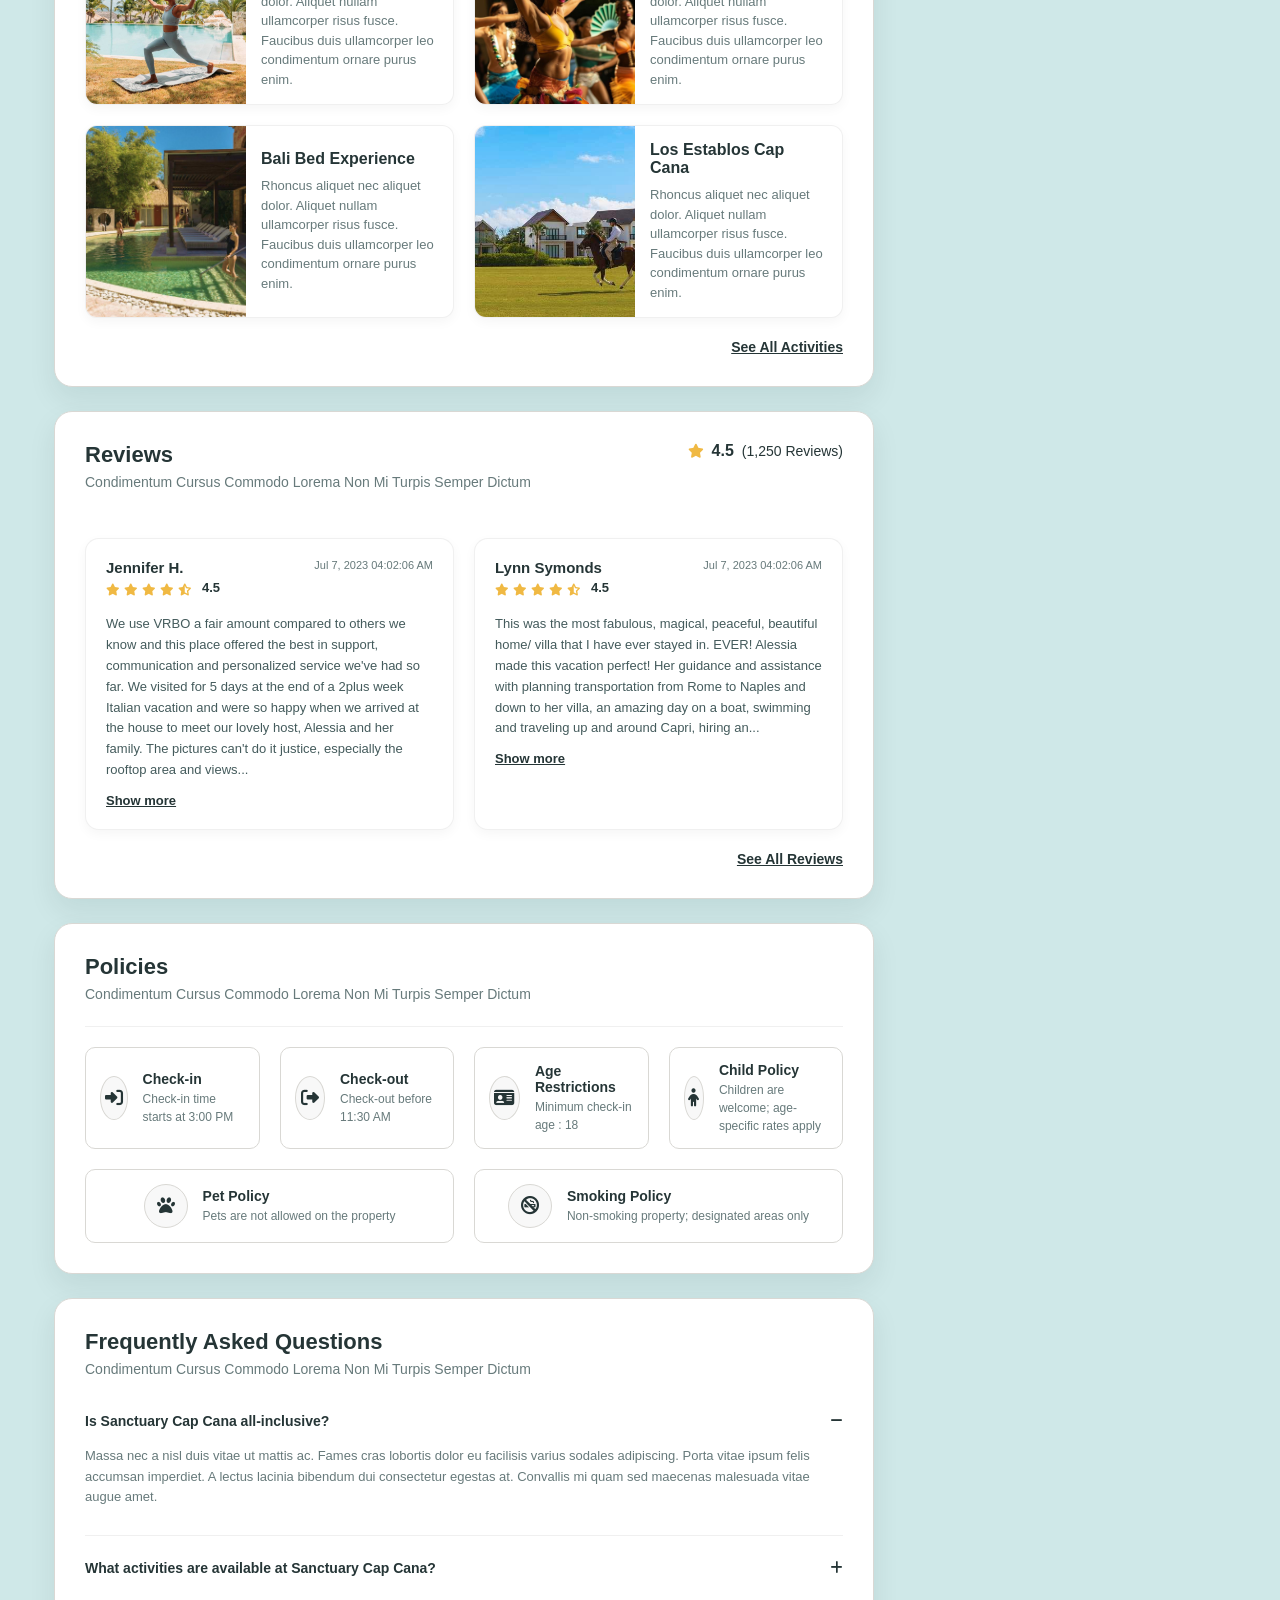
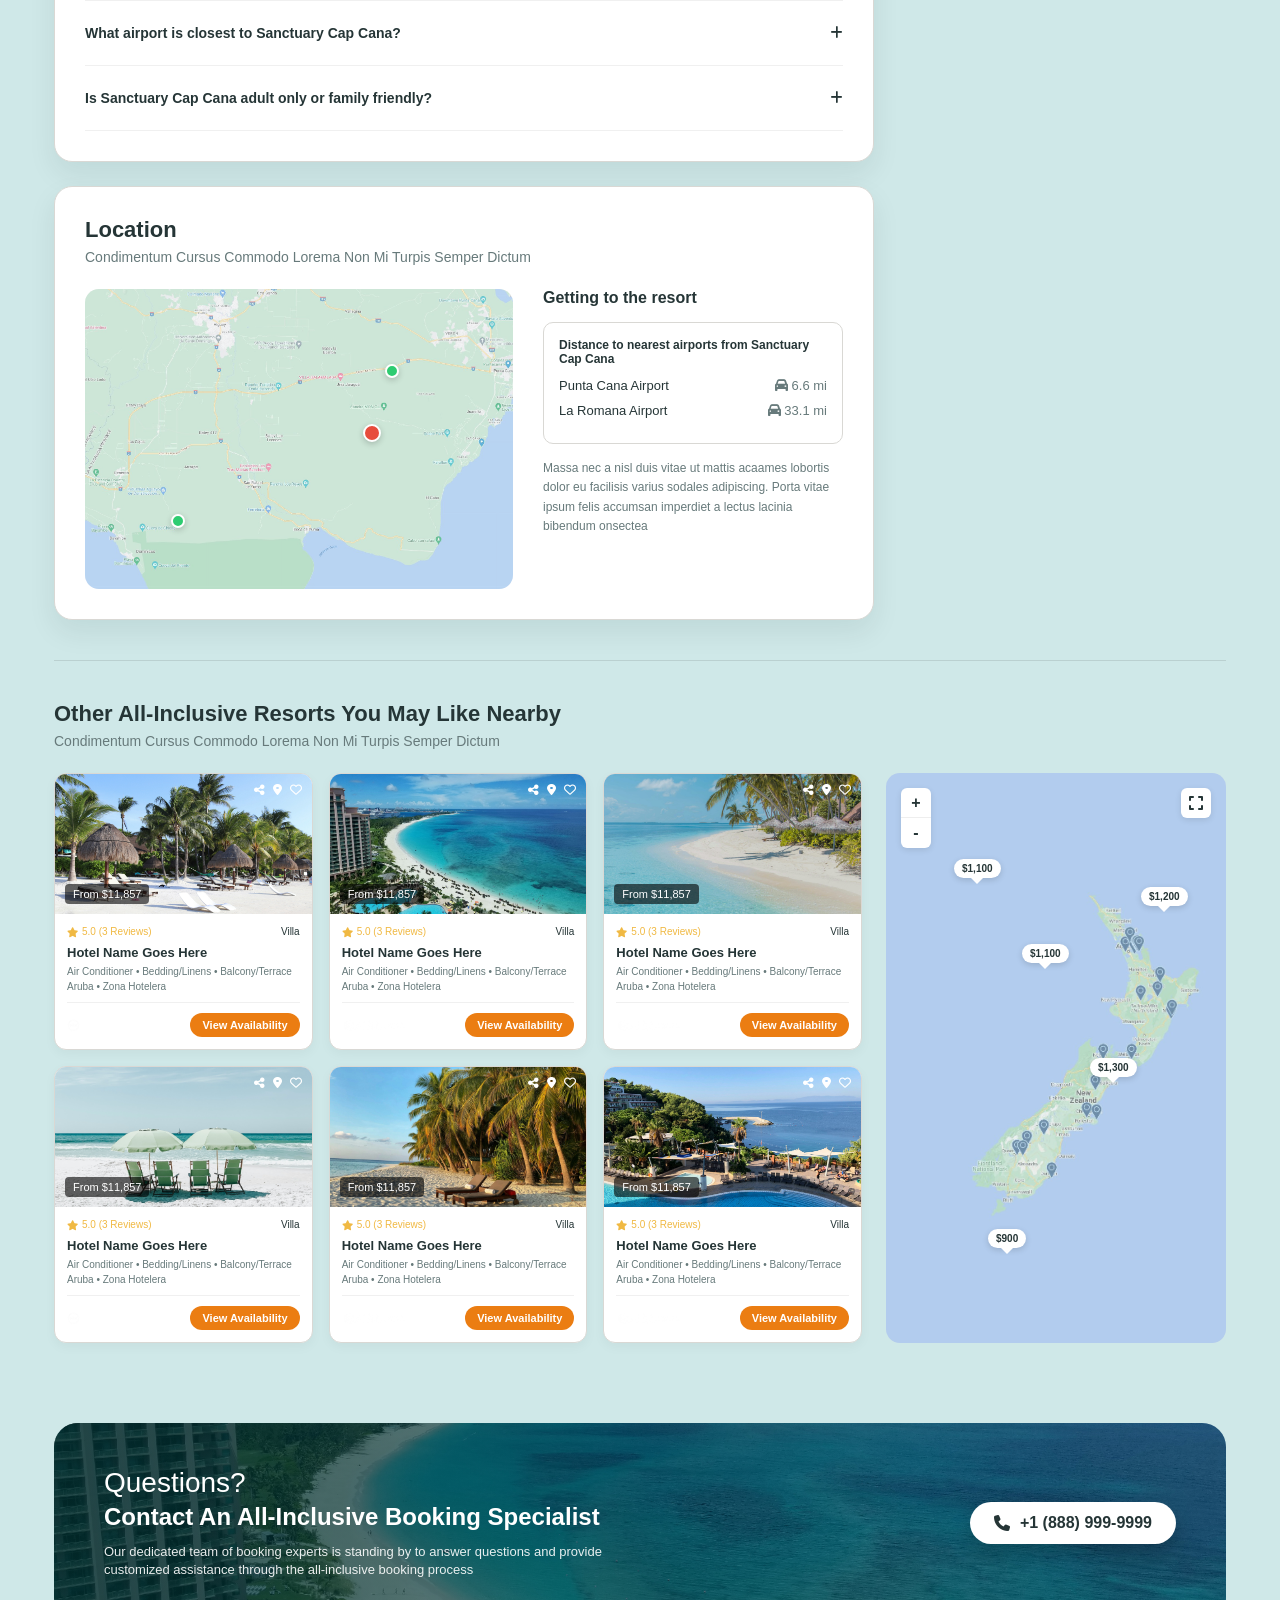
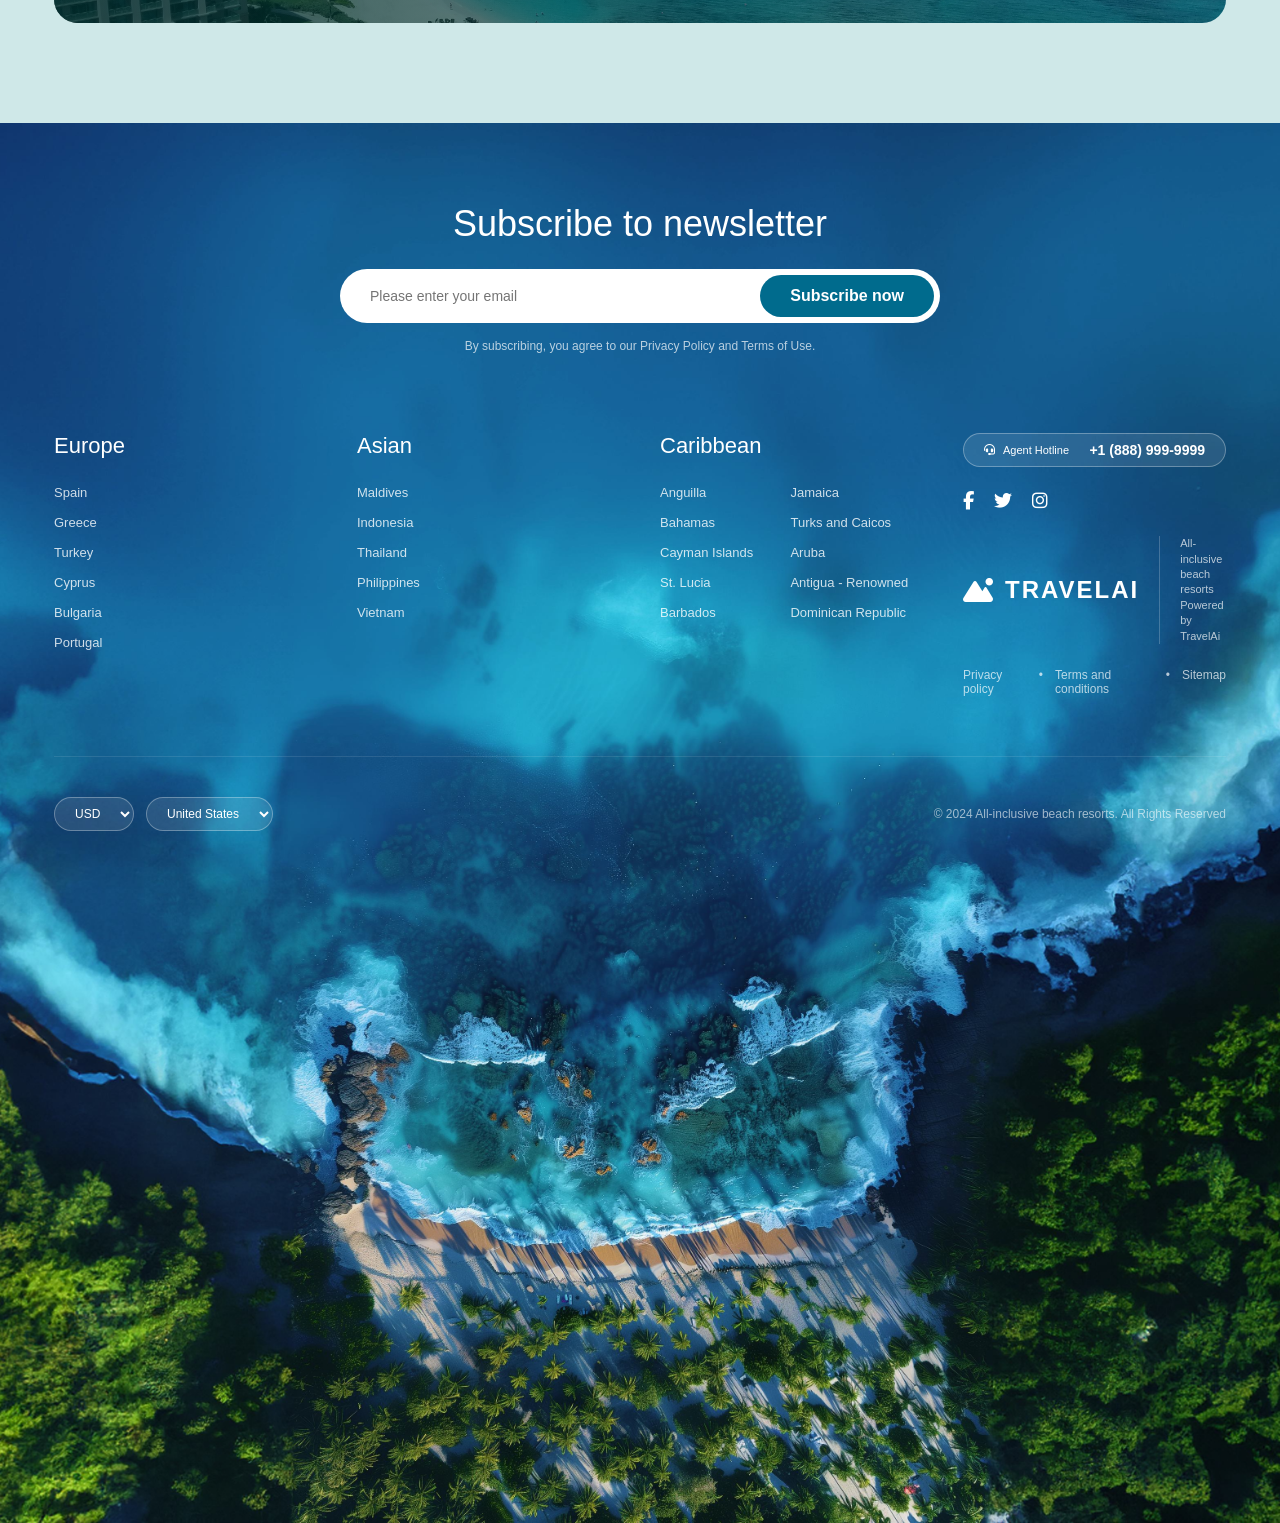
<file: first.html>
<!doctype html>
<html lang="en">

<head>
  <meta charset="UTF-8" />
  <meta name="viewport" content="width=device-width, initial-scale=1.0" />
  <title>Sanctuary Cap Cana</title>
  <link rel="stylesheet" href="styles.css" />
  <link rel="icon" type="image/x-icon" href="/assets/icon2.jpeg">
  <link rel="stylesheet" href="https://cdnjs.cloudflare.com/ajax/libs/font-awesome/6.5.0/css/all.min.css" />
</head>

<body>

  <!-- HEADER SECTION : Three parts : header-left, header-center, header-right -->
  <header class="site-header">
    <div class="header-inner">
      <div class="header-left">
        <button class="menu-button" aria-label="Open menu">
          <i class="fa-solid fa-ellipsis"></i> <!-- button boder radius 50% diye 3 dot icons k circle kora-->
        </button>

        <div class="header-link">
          <span>Destinations</span>
          <i class="fa-solid fa-chevron-down"></i>
        </div>

        <a href="#" class="header-text-link">Groups &amp; Weddings</a>
      </div>

      <div class="header-center">
        <img src="assets/mainLogo.png" alt="AIBR logo" class="brand-logo" />
      </div>

      <div class="header-right">
        <i class="fa-solid fa-phone"></i>
        <span>+1 (888) 999-9999</span>
        <span class="mobile-divider">|</span>
        <i class="fa-solid fa-magnifying-glass"></i>
      </div>
    </div>
  </header>


  <!-- MAIN SECTION -->


  <main class="page-shell">
    <div class="page-container">
      <nav class="breadcrumb" aria-label="Breadcrumb">
        <span>Dominican Republic</span>
        <i class="fa-solid fa-chevron-right"></i>
        <span>La Altagracia Province</span>
        <i class="fa-solid fa-chevron-right"></i>
        <span>Bayahibe</span>
        <i class="fa-solid fa-chevron-right"></i>
        <span>Bayahibe Hotels</span>
        <i class="fa-solid fa-chevron-right"></i>
        <span class="active">Sanctuary Cap Cana</span>
      </nav>

      <section class="hero-section">
        <h1 class="hero-title">
          Sanctuary Cap Cana - A Luxury Collection Adult All-Inclusive Resort
        </h1>

        <div class="property-meta">
          <div class="star-rating" aria-label="3 star rating">
            <i class="fa-solid fa-star"></i>
            <i class="fa-solid fa-star"></i>
            <i class="fa-solid fa-star"></i>
          </div>
          <span class="mobile-divider">|</span>
          <div class="meta-item">
            <i class="fa-solid fa-thumbs-up"></i>
            <span>9.0 (3 Reviews)</span>
          </div>
          <span class="mobile-divider">|</span>
          <div class="meta-item">
            <i class="fa-solid fa-bed"></i>
            <span>8 Bedrooms</span>
          </div>
          <span class="mobile-divider">|</span>
          <div class="meta-item">
            <i class="fa-solid fa-bath"></i>
            <span>8 Bathrooms</span>
          </div>
          <span class="mobile-divider">|</span>
          <div class="meta-item">
            <i class="fa-solid fa-user-group"></i>
            <span>14 Guests</span>
          </div>
        </div>

        <div class="hero-layout">
          <div class="hero-main">
            <div class="gallery-grid">
              <div class="gallery-item gallery-item-large">
                <img src="assets/hero_img1.jpg" alt="Resort aerial view" />
                <button class="gallery-button">
                  <i class="fa-regular fa-image"></i>
                  <span>View all images (180)</span>
                </button>
              </div>

              <div class="gallery-item">
                <img src="assets/hero_img2.jpg" alt="Resort coastline view" />
              </div>

              <div class="gallery-item">
                <img src="assets/hero_img3.jpg" alt="Outdoor dining area" />
              </div>

              <div class="gallery-item">
                <img src="assets/hero_img4.jpg" alt="Poolside stone wall area" />
              </div>

              <div class="gallery-item">
                <img src="assets/hero_img5.jpg" alt="Private lounge chairs" />
              </div>
            </div>

            <nav class="section-tabs" aria-label="Property sections">
              <a href="#" class="active">About</a>
              <a href="#">Resort Highlights</a>
              <a href="#">All-Inclusive Amenities</a>
              <a href="#">Activities</a>
              <a href="#">Reviews</a>
              <a href="#">Policies</a>
              <a href="#">FAQs</a>
              <a href="#">Location</a>
            </nav>

            <section class="about-card">
              <h2>About</h2>

              <div class="about-content">
                <div class="about-copy">
                  <p>
                    Rediscover Sanctuary Cap Cana, the Dominican Republic's
                    most exclusive adults-only all-inclusive resort.
                  </p>
                  <p>
                    You'll be delighted by the resort's refreshed design as
                    you explore updated restaurants and bars, elegant suites,
                    and a private gated community retreat inside Punta Cana.
                    Cap Cana is made up of white-sand beaches, turquoise
                    water, and luxury spaces designed for a calm Caribbean
                    stay.
                  </p>
                  <a href="#" class="text-link">Show more</a>
                </div>

                <div class="amenities-block">
                  <h3>Room-Specific Amenities</h3>

                  <div class="amenities-list">
                    <div class="amenity-item">
                      <i class="fa-solid fa-bath"></i><span>Soaking Tubs</span>
                    </div>
                    <div class="amenity-item">
                      <i class="fa-solid fa-wine-glass"></i><span>In-room bar with premium liquors</span>
                    </div>
                    <div class="amenity-item">
                      <i class="fa-solid fa-person-swimming"></i><span>Swim-up pool</span>
                    </div>
                    <div class="amenity-item">
                      <i class="fa-solid fa-mug-hot"></i><span>Coffee lounge</span>
                    </div>
                    <div class="amenity-item">
                      <i class="fa-solid fa-bell-concierge"></i><span>In-room dining</span>
                    </div>
                    <div class="amenity-item">
                      <i class="fa-solid fa-spa"></i><span>In-room Spa Services</span>
                    </div>
                    <div class="amenity-item">
                      <i class="fa-solid fa-user-tie"></i><span>Butler Service</span>
                    </div>
                    <div class="amenity-item">
                      <i class="fa-solid fa-dumbbell"></i><span>Personal Fitness Equipment</span>
                    </div>
                    <div class="amenity-item">
                      <i class="fa-solid fa-car"></i><span>Private transfer service</span>
                    </div>
                  </div>

                  <a href="#" class="text-link">Show more</a>
                </div>
              </div>

              <div class="age-banner">
                <div class="age-badge">18+</div>
                <div>
                  <h3>An Adults-exclusive property</h3>
                  <p>
                    Sanctuary Cap Cana is designed for adults seeking luxury,
                    privacy, and tranquility.
                  </p>
                </div>
              </div>
            </section>

            <section class="content-card highlights-card">
              <div class="section-heading">
                <h2>Resort Highlights</h2>
                <p>
                  Condimentum cursus commodo lorem non mi turpis semper dictum
                </p>
              </div>

              <article class="feature-highlight">
                <div class="feature-highlight-image">
                  <img src="assets/Resort_highlight1.jpg" alt="Luxury resort lounge" />
                </div>
                <div class="feature-highlight-copy">
                  <h3>
                    Augue euismod diam facilisis sit at et faucibus
                    scelerisque.
                  </h3>
                  <p>
                    Et felis donec pretium molestie vestibulum. Venenatis
                    sagittis porttitor fringilla id non quis. Nunc dui
                    facilisi viverra integer vulputate tempus. Morbi a urna id
                    nulla dignissim.
                  </p>
                  <p>
                    Vestibulum egestas dignissim ut platea maecenas senectus
                    morbi volutpat. Velit ac elit egestas nullam tristique
                    bibendum. Pharetra laoreet magna pretium elit nibh ipsum
                    lectus pellentesque.
                  </p>
                </div>
              </article>

              <div class="highlight-carousel">
                <button class="carousel-arrow carousel-arrow-left" aria-label="Previous highlight">
                  <i class="fa-solid fa-chevron-left"></i>
                </button>

                <div class="highlight-grid">
                  <article class="highlight-tile">
                    <img src="assets/Resort_highlight2.jpg" alt="Pool villa view" />
                    <h3>
                      Gacam egestas tortor cursus ultrices nulla lorem diam
                    </h3>
                    <p>
                      A ipsum fusce praesent fauce gravida eu nulla. Venenatis
                      viverra condimentum cursus commodo lorem. Augue euismod
                      diam facilisis sit at et faucibus scelerisque.
                    </p>
                  </article>

                  <article class="highlight-tile">
                    <img src="assets/Resort_highlight3.jpg" alt="Resort dinner setting" />
                    <h3>
                      Gacam egestas tortor cursus ultrices nulla lorem diam
                    </h3>
                    <p>
                      A ipsum fusce praesent fauce gravida eu nulla. Venenatis
                      viverra condimentum cursus commodo lorem. Augue euismod
                      diam facilisis sit at et faucibus scelerisque.
                    </p>
                  </article>

                  <article class="highlight-tile">
                    <img src="assets/Resort_highlight4.jpg" alt="Spa treatment room" />
                    <h3>
                      Gacam egestas tortor cursus ultrices nulla lorem diam
                    </h3>
                    <p>
                      A ipsum fusce praesent fauce gravida eu nulla. Venenatis
                      viverra condimentum cursus commodo lorem. Augue euismod
                      diam facilisis sit at et faucibus scelerisque.
                    </p>
                  </article>
                </div>

                <button class="carousel-arrow carousel-arrow-right" aria-label="Next highlight">
                  <i class="fa-solid fa-chevron-right"></i>
                </button>
              </div>
            </section>

            <section class="content-card amenities-card">
              <div class="section-heading">
                <h2>All-Inclusive Amenities</h2>
                <p>What's included in your stay at Sanctuary Cap Cana</p>
              </div>

              <div class="amenities-columns">
                <div class="amenities-column">
                  <h3>Eat &amp; Drink</h3>
                  <ul>
                    <li>Unlimited fine dining at 12 restaurants</li>
                    <li>Breakfast, lunch, dinner and anytime snacks</li>
                    <li>Unlimited premium liquors</li>
                    <li>6 bars, including swim-up and seawater bar</li>
                    <li>Stocked bar in every hotel room</li>
                    <li>Unlimited Robert Mondavi twin oaks wines</li>
                  </ul>
                </div>

                <div class="amenities-column">
                  <h3>Relax &amp; Play</h3>
                  <ul>
                    <li>PADI-Certified SCUBA diving and equipment</li>
                    <li>7 pools, 3 whirlpools</li>
                    <li>Waterskiing and wakeboarding</li>
                    <li>Hobie cats, paddleboards, kayaks</li>
                    <li>Snorkeling and equipment</li>
                    <li>Tennis and land sports</li>
                    <li>State of the art fitness center</li>
                  </ul>
                </div>

                <div class="amenities-column">
                  <h3>Other Perks</h3>
                  <ul>
                    <li>All tips, taxes and gratuities</li>
                    <li>Airport arrival lounge</li>
                    <li>Roundtrip airport transfers</li>
                    <li>Shuttles to sandals royal Caribbean</li>
                    <li>BMW airport transfers in select suites</li>
                    <li>WiFi in hotel room and all common areas</li>
                  </ul>
                </div>
              </div>
            </section>

            <section class="support-banner">
              <img src="assets/support-banner_img.jpg" alt="Resort aerial background" />
              <div class="support-banner-overlay"></div>
              <div class="support-banner-content">
                <div>
                  <h2>
                    Would You Like To Speak With An All-Inclusive Resort
                    Booking Specialist?
                  </h2>
                  <p>
                    Our dedicated team of booking experts is standing by to
                    answer questions and provide customized assistance through
                    the booking process.
                  </p>
                </div>

                <a href="tel:+18889999999" class="support-banner-call">
                  <i class="fa-solid fa-phone"></i>
                  <span>+1 (888) 999-9999</span>
                </a>
              </div>
            </section>

            <section class="content-card activities-card">
              <div class="section-heading-row">
                <div class="section-heading">
                  <h2>Activities</h2>
                  <p>There's Activities For Everyone At Sanctuary Cap Cana</p>
                </div>
              </div>

              <div class="activities-grid">
                <article class="activity-card">
                  <div class="activity-image">
                    <img src="assets/Resort_highlight4.jpg" alt="Sanctuary Spa" />
                  </div>
                  <div class="activity-info">
                    <h3>Sanctuary Spa</h3>
                    <p>
                      Rhoncus aliquet nec aliquet dolor. Aliquet nullam
                      ullamcorper risus fusce. Faucibus duis ullamcorper leo
                      condimentum ornare purus enim.
                    </p>
                  </div>
                </article>

                <article class="activity-card">
                  <div class="activity-image">
                    <img src="assets/Activity_img2.jpg" alt="Epicurean Moments" />
                  </div>
                  <div class="activity-info">
                    <h3>Epicurean Moments</h3>
                    <p>
                      Rhoncus aliquet nec aliquet dolor. Aliquet nullam
                      ullamcorper risus fusce. Faucibus duis ullamcorper leo
                      condimentum ornare purus enim.
                    </p>
                  </div>
                </article>

                <article class="activity-card">
                  <div class="activity-image">
                    <img src="assets/Activity_img3.jpg" alt="Daily Activities" />
                  </div>
                  <div class="activity-info">
                    <h3>Daily Activities</h3>
                    <p>
                      Rhoncus aliquet nec aliquet dolor. Aliquet nullam
                      ullamcorper risus fusce. Faucibus duis ullamcorper leo
                      condimentum ornare purus enim.
                    </p>
                  </div>
                </article>

                <article class="activity-card">
                  <div class="activity-image">
                    <img src="assets/Activity_img4.jpg" alt="Nightly Entertainment" />
                  </div>
                  <div class="activity-info">
                    <h3>Nightly Entertainment</h3>
                    <p>
                      Rhoncus aliquet nec aliquet dolor. Aliquet nullam
                      ullamcorper risus fusce. Faucibus duis ullamcorper leo
                      condimentum ornare purus enim.
                    </p>
                  </div>
                </article>

                <article class="activity-card">
                  <div class="activity-image">
                    <img src="assets/Resort_highlight2.jpg" alt="Bali Bed Experience" />
                  </div>
                  <div class="activity-info">
                    <h3>Bali Bed Experience</h3>
                    <p>
                      Rhoncus aliquet nec aliquet dolor. Aliquet nullam
                      ullamcorper risus fusce. Faucibus duis ullamcorper leo
                      condimentum ornare purus enim.
                    </p>
                  </div>
                </article>

                <article class="activity-card">
                  <div class="activity-image">
                    <img src="assets/Activity_img6.jpg" alt="Los Establos Cap Cana" />
                  </div>
                  <div class="activity-info">
                    <h3>Los Establos Cap Cana</h3>
                    <p>
                      Rhoncus aliquet nec aliquet dolor. Aliquet nullam
                      ullamcorper risus fusce. Faucibus duis ullamcorper leo
                      condimentum ornare purus enim.
                    </p>
                  </div>
                </article>
              </div>

              <div class="section-footer">
                <a href="#" class="see-all-link">See All Activities</a>
              </div>
            </section>

            <section class="content-card reviews-card">
              <div class="section-heading-row">
                <div class="section-heading">
                  <h2>Reviews</h2>
                  <p>
                    Condimentum Cursus Commodo Lorema Non Mi Turpis Semper
                    Dictum
                  </p>
                </div>
                <div class="overall-rating">
                  <i class="fa-solid fa-star"></i>
                  <strong>4.5</strong>
                  <span>(1,250 Reviews)</span>
                </div>
              </div>

              <div class="reviews-grid">
                <article class="review-item">
                  <div class="review-header">
                    <div class="review-user">
                      <strong>Jennifer H.</strong>
                      <div class="review-stars">
                        <i class="fa-solid fa-star"></i>
                        <i class="fa-solid fa-star"></i>
                        <i class="fa-solid fa-star"></i>
                        <i class="fa-solid fa-star"></i>
                        <i class="fa-solid fa-star-half-stroke"></i>
                        <strong>4.5</strong>
                      </div>
                    </div>
                    <span class="review-date">Jul 7, 2023 04:02:06 AM</span>
                  </div>
                  <div class="review-body">
                    <p>
                      We use VRBO a fair amount compared to others we know and
                      this place offered the best in support, communication
                      and personalized service we've had so far. We visited
                      for 5 days at the end of a 2plus week Italian vacation
                      and were so happy when we arrived at the house to meet
                      our lovely host, Alessia and her family. The pictures
                      can't do it justice, especially the rooftop area and
                      views...
                    </p>
                    <a href="#" class="show-more-btn">Show more</a>
                  </div>
                </article>

                <article class="review-item">
                  <div class="review-header">
                    <div class="review-user">
                      <strong>Lynn Symonds</strong>
                      <div class="review-stars">
                        <i class="fa-solid fa-star"></i>
                        <i class="fa-solid fa-star"></i>
                        <i class="fa-solid fa-star"></i>
                        <i class="fa-solid fa-star"></i>
                        <i class="fa-solid fa-star-half-stroke"></i>
                        <strong>4.5</strong>
                      </div>
                    </div>
                    <span class="review-date">Jul 7, 2023 04:02:06 AM</span>
                  </div>
                  <div class="review-body">
                    <p>
                      This was the most fabulous, magical, peaceful, beautiful
                      home/ villa that I have ever stayed in. EVER! Alessia
                      made this vacation perfect! Her guidance and assistance
                      with planning transportation from Rome to Naples and
                      down to her villa, an amazing day on a boat, swimming
                      and traveling up and around Capri, hiring an...
                    </p>
                    <a href="#" class="show-more-btn">Show more</a>
                  </div>
                </article>
              </div>

              <div class="section-footer">
                <a href="#" class="see-all-link">See All Reviews</a>
              </div>
            </section>

            <section class="content-card policies-card">
              <div class="section-heading">
                <h2>Policies</h2>
                <p>
                  Condimentum Cursus Commodo Lorema Non Mi Turpis Semper
                  Dictum
                </p>
              </div>

              <div class="policies-grid">

                <div class="policy-item">
                  <div class="policy-icon">
                    <i class="fa-solid fa-right-to-bracket"></i>
                  </div>
                  <div class="policy-text">
                    <strong>Check-in</strong>
                    <span>Check-in time starts at 3:00 PM</span>
                  </div>
                </div>

                <div class="policy-item">
                  <div class="policy-icon">
                    <i class="fa-solid fa-right-from-bracket"></i>
                  </div>
                  <div class="policy-text">
                    <strong>Check-out</strong>
                    <span>Check-out before 11:30 AM</span>
                  </div>
                </div>

                <div class="policy-item">
                  <div class="policy-icon">
                    <i class="fa-solid fa-id-card"></i>
                  </div>
                  <div class="policy-text">
                    <strong>Age Restrictions</strong>
                    <span>Minimum check-in age : 18</span>
                  </div>
                </div>

                <div class="policy-item">
                  <div class="policy-icon">
                    <i class="fa-solid fa-child"></i>
                  </div>
                  <div class="policy-text">
                    <strong>Child Policy</strong>
                    <span>Children are welcome; age-specific rates apply</span>
                  </div>
                </div>

                <div class="policy-item">
                  <div class="policy-icon">
                    <i class="fa-solid fa-paw"></i>
                  </div>
                  <div class="policy-text">
                    <strong>Pet Policy</strong>
                    <span>Pets are not allowed on the property</span>
                  </div>
                </div>

                <div class="policy-item">
                  <div class="policy-icon">
                    <i class="fa-solid fa-ban-smoking"></i>
                  </div>
                  <div class="policy-text">
                    <strong>Smoking Policy</strong>
                    <span>Non-smoking property; designated areas only</span>
                  </div>
                </div>


              </div>
            </section>

            <section class="content-card faq-card">
              <div class="section-heading">
                <h2>Frequently Asked Questions</h2>
                <p>
                  Condimentum Cursus Commodo Lorema Non Mi Turpis Semper
                  Dictum
                </p>
              </div>

              <div class="faq-list">
                <div class="faq-item active">
                  <div class="faq-question">
                    <span>Is Sanctuary Cap Cana all-inclusive?</span>
                    <i class="fa-solid fa-minus"></i>
                  </div>
                  <div class="faq-answer">
                    <p>
                      Massa nec a nisl duis vitae ut mattis ac. Fames cras
                      lobortis dolor eu facilisis varius sodales adipiscing.
                      Porta vitae ipsum felis accumsan imperdiet. A lectus
                      lacinia bibendum dui consectetur egestas at. Convallis
                      mi quam sed maecenas malesuada vitae augue amet.
                    </p>
                  </div>
                </div>

                <div class="faq-item">
                  <div class="faq-question">
                    <span>What activities are available at Sanctuary Cap
                      Cana?</span>
                    <i class="fa-solid fa-plus"></i>
                  </div>
                </div>

                <div class="faq-item">
                  <div class="faq-question">
                    <span>What airport is closest to Sanctuary Cap Cana?</span>
                    <i class="fa-solid fa-plus"></i>
                  </div>
                </div>

                <div class="faq-item">
                  <div class="faq-question">
                    <span>Is Sanctuary Cap Cana adult only or family
                      friendly?</span>
                    <i class="fa-solid fa-plus"></i>
                  </div>
                </div>
              </div>
            </section>

            <section class="content-card location-card">
              <div class="section-heading">
                <h2>Location</h2>
                <p>
                  Condimentum Cursus Commodo Lorema Non Mi Turpis Semper
                  Dictum
                </p>
              </div>

              <div class="location-content">
                <div class="location-map">
                  <img src="assets/location_img.jpg" alt="Map view" />
                  <div class="map-marker red"></div>
                  <!-- <i class="fa-solid fa-location-dot"></i> -->
                  <div class="map-marker green marker-1"></div>
                  <div class="map-marker green marker-2"></div>
                </div>
                <div class="location-info">
                  <h3>Getting to the resort</h3>
                  <div class="airport-distance">
                    <p>
                      Distance to nearest airports from Sanctuary Cap Cana
                    </p>
                    <div class="airport-item">
                      <div class="airport-name">Punta Cana Airport</div>
                      <div class="airport-dist">
                        <i class="fa-solid fa-car"></i> 6.6 mi
                      </div>
                    </div>
                    <div class="airport-item">
                      <div class="airport-name">La Romana Airport</div>
                      <div class="airport-dist">
                        <i class="fa-solid fa-car"></i> 33.1 mi
                      </div>
                    </div>
                  </div>
                  <p class="location-copy">
                    Massa nec a nisl duis vitae ut mattis acaames lobortis
                    dolor eu facilisis varius sodales adipiscing. Porta vitae
                    ipsum felis accumsan imperdiet a lectus lacinia bibendum
                    onsectea
                  </p>
                </div>
              </div>
            </section>
          </div>

          <aside class="hero-sidebar">
            <div class="booking-card">
              <h2>Check Villa Availability</h2>

              <div class="date-row">
                <select aria-label="Check in date">
                  <option>Jun 26</option>
                </select>
                <select aria-label="Check out date">
                  <option>Jun 29</option>
                </select>
              </div>

              <div class="availability-note">
                <i class="fa-solid fa-circle-check"></i>
                <span>Dates selected are available</span>
              </div>

              <div class="price-box">
                <div class="price-line">
                  <span>Price Per Night</span>
                  <strong>USD $600</strong>
                </div>
                <div class="price-line price-line-total">
                  <span>Total Price</span>
                  <strong>USD $600</strong>
                </div>
              </div>

              <button class="primary-button">Check Availability</button>

              <p class="redirect-note">
                You will be redirected to <strong>Booking.com</strong>
              </p>
              <p class="support-copy">
                Non enim amet diam morbi sed nunc rhoncus. Euismod sit
                suspendisse at mauris integer at.
              </p>

              <a href="tel:+18889999999" class="contact-number">
                <i class="fa-solid fa-phone"></i>
                <span>+1 (888) 999-9999</span>
              </a>

              <div class="deal-badge">
                <i class="fa-solid fa-fire-flame-curved"></i>
                <span>Hot Deal - It has been viewed 8 times today</span>
              </div>
            </div>


            <div class="booking-card card2">
              <div class="alternate-stay">
                <span>Not the right fit? Check out our other properties in <u>Bayahibe
                    Hotels</u></span>
                <i class="fa-regular fa-map"></i>
              </div>
            </div>
          </aside>
        </div>
      </section>

      <section class="other-resorts-section">
        <div class="section-heading">
          <h2>Other All-Inclusive Resorts You May Like Nearby</h2>
          <p>Condimentum Cursus Commodo Lorema Non Mi Turpis Semper Dictum</p>
        </div>

        <div class="other-resorts-layout">
          <div class="resorts-grid">
            <article class="resort-card">
              <div class="resort-card-image">
                <img src="assets/resort/resort1.jpg" alt="Resort 1" />
                <div class="resort-card-badge">From $11,857</div>
                <div class="resort-card-icons">
                  <i class="fa-solid fa-share-nodes"></i>
                  <i class="fa-solid fa-location-dot"></i>
                  <i class="fa-regular fa-heart"></i>
                </div>
              </div>
              <div class="resort-card-info">
                <div class="resort-card-meta">
                  <div class="resort-card-rating">
                    <i class="fa-solid fa-star"></i> 5.0 (3 Reviews)
                  </div>
                  <div class="resort-card-type">Villa</div>
                </div>
                <h3>Hotel Name Goes Here</h3>
                <p>Air Conditioner • Bedding/Linens • Balcony/Terrace</p>
                <p>Aruba • Zona Hotelera</p>
                <div class="resort-card-footer">
                  <img src="assets/circleLogo.png" alt="Vrbo" class="provider-logo" />
                  <button class="view-btn">View Availability</button>
                </div>
              </div>
            </article>

            <article class="resort-card">
              <div class="resort-card-image">
                <img src="assets/resort/resort2.jpg" alt="Resort 2" />
                <div class="resort-card-badge">From $11,857</div>
                <div class="resort-card-icons">
                  <i class="fa-solid fa-share-nodes"></i>
                  <i class="fa-solid fa-location-dot"></i>
                  <i class="fa-regular fa-heart"></i>
                </div>
              </div>
              <div class="resort-card-info">
                <div class="resort-card-meta">
                  <div class="resort-card-rating">
                    <i class="fa-solid fa-star"></i> 5.0 (3 Reviews)
                  </div>
                  <div class="resort-card-type">Villa</div>
                </div>
                <h3>Hotel Name Goes Here</h3>
                <p>Air Conditioner • Bedding/Linens • Balcony/Terrace</p>
                <p>Aruba • Zona Hotelera</p>
                <div class="resort-card-footer">
                  <img src="assets/mainLogo.png" alt="Booking" class="provider-logo" />
                  <button class="view-btn">View Availability</button>
                </div>
              </div>
            </article>

            <article class="resort-card">
              <div class="resort-card-image">
                <img src="assets/resort/resort3.jpg" alt="Resort 3" />
                <div class="resort-card-badge">From $11,857</div>
                <div class="resort-card-icons">
                  <i class="fa-solid fa-share-nodes"></i>
                  <i class="fa-solid fa-location-dot"></i>
                  <i class="fa-regular fa-heart"></i>
                </div>
              </div>
              <div class="resort-card-info">
                <div class="resort-card-meta">
                  <div class="resort-card-rating">
                    <i class="fa-solid fa-star"></i> 5.0 (3 Reviews)
                  </div>
                  <div class="resort-card-type">Villa</div>
                </div>
                <h3>Hotel Name Goes Here</h3>
                <p>Air Conditioner • Bedding/Linens • Balcony/Terrace</p>
                <p>Aruba • Zona Hotelera</p>
                <div class="resort-card-footer">
                  <img src="assets/mainLogo.png" alt="Expedia" class="provider-logo" />
                  <button class="view-btn">View Availability</button>
                </div>
              </div>
            </article>

            <article class="resort-card">
              <div class="resort-card-image">
                <img src="assets/resort/resort4.jpg" alt="Resort 4" />
                <div class="resort-card-badge">From $11,857</div>
                <div class="resort-card-icons">
                  <i class="fa-solid fa-share-nodes"></i>
                  <i class="fa-solid fa-location-dot"></i>
                  <i class="fa-regular fa-heart"></i>
                </div>
              </div>
              <div class="resort-card-info">
                <div class="resort-card-meta">
                  <div class="resort-card-rating">
                    <i class="fa-solid fa-star"></i> 5.0 (3 Reviews)
                  </div>
                  <div class="resort-card-type">Villa</div>
                </div>
                <h3>Hotel Name Goes Here</h3>
                <p>Air Conditioner • Bedding/Linens • Balcony/Terrace</p>
                <p>Aruba • Zona Hotelera</p>
                <div class="resort-card-footer">
                  <img src="assets/circleLogo.png" alt="Vrbo" class="provider-logo" />
                  <button class="view-btn">View Availability</button>
                </div>
              </div>
            </article>

            <article class="resort-card">
              <div class="resort-card-image">
                <img src="assets/resort/resort5.jpg" alt="Resort 5" />
                <div class="resort-card-badge">From $11,857</div>
                <div class="resort-card-icons">
                  <i class="fa-solid fa-share-nodes"></i>
                  <i class="fa-solid fa-location-dot"></i>
                  <i class="fa-regular fa-heart"></i>
                </div>
              </div>
              <div class="resort-card-info">
                <div class="resort-card-meta">
                  <div class="resort-card-rating">
                    <i class="fa-solid fa-star"></i> 5.0 (3 Reviews)
                  </div>
                  <div class="resort-card-type">Villa</div>
                </div>
                <h3>Hotel Name Goes Here</h3>
                <p>Air Conditioner • Bedding/Linens • Balcony/Terrace</p>
                <p>Aruba • Zona Hotelera</p>
                <div class="resort-card-footer">
                  <img src="assets/mainLogo.png" alt="Booking" class="provider-logo" />
                  <button class="view-btn">View Availability</button>
                </div>
              </div>
            </article>

            <article class="resort-card">
              <div class="resort-card-image">
                <img src="assets/resort/resort6.jpg" alt="Resort 6" />
                <div class="resort-card-badge">From $11,857</div>
                <div class="resort-card-icons">
                  <i class="fa-solid fa-share-nodes"></i>
                  <i class="fa-solid fa-location-dot"></i>
                  <i class="fa-regular fa-heart"></i>
                </div>
              </div>
              <div class="resort-card-info">
                <div class="resort-card-meta">
                  <div class="resort-card-rating">
                    <i class="fa-solid fa-star"></i> 5.0 (3 Reviews)
                  </div>
                  <div class="resort-card-type">Villa</div>
                </div>
                <h3>Hotel Name Goes Here</h3>
                <p>Air Conditioner • Bedding/Linens • Balcony/Terrace</p>
                <p>Aruba • Zona Hotelera</p>
                <div class="resort-card-footer">
                  <img src="assets/mainLogo.png" alt="Expedia" class="provider-logo" />
                  <button class="view-btn">View Availability</button>
                </div>
              </div>
            </article>
          </div>

          <div class="large-map">
            <img src="assets/location2.jpg" alt="Large Map" />
            <div class="map-overlay-icons">
              <div class="map-dot dot-1"><span>$1,100</span></div>
              <div class="map-dot dot-2"><span>$1,300</span></div>
              <div class="map-dot dot-3"><span>$1,200</span></div>
              <div class="map-dot dot-4"><span>$900</span></div>
              <div class="map-dot dot-5"><span>$1,100</span></div>
            </div>
            <div class="map-controls">
              <div class="control-plus">+</div>
              <div class="control-minus">-</div>
            </div>
            <div class="map-expand">
              <i class="fa-solid fa-expand"></i>
            </div>
          </div>
        </div>
      </section>

      <section class="specialist-banner-alt">
        <div class="banner-bg">
          <img src="assets/resort/resort2.jpg" alt="Specialist background" />
          <div class="banner-overlay"></div>
        </div>
        <div class="banner-content">
          <div class="banner-text">
            <h2>Questions?</h2>
            <h3>Contact An All-Inclusive Booking Specialist</h3>
            <p>
              Our dedicated team of booking experts is standing by to answer
              questions and provide customized assistance through the
              all-inclusive booking process
            </p>
          </div>
          <a href="tel:+18889999999" class="banner-call-btn">
            <i class="fa-solid fa-phone"></i>
            <span>+1 (888) 999-9999</span>
          </a>
        </div>
      </section>
    </div>
  </main>

  <footer class="site-footer">
    <div class="footer-bg">
      <img src="assets/footer_img.jpg" alt="Footer background" />
      <div class="footer-overlay"></div>
    </div>

    <div class="footer-container">
      <div class="newsletter-section">
        <h2>Subscribe to newsletter</h2>
        <form class="newsletter-form">
          <input type="email" placeholder="Please enter your email" required />
          <button type="submit">Subscribe now</button>
        </form>
        <p class="newsletter-note">
          By subscribing, you agree to our Privacy Policy and Terms of Use.
        </p>
      </div>

      <div class="footer-links-grid">
        <div class="footer-column">
          <h3>Europe</h3>
          <ul>
            <li><a href="#">Spain</a></li>
            <li><a href="#">Greece</a></li>
            <li><a href="#">Turkey</a></li>
            <li><a href="#">Cyprus</a></li>
            <li><a href="#">Bulgaria</a></li>
            <li><a href="#">Portugal</a></li>
          </ul>
        </div>

        <div class="footer-column">
          <h3>Asian</h3>
          <ul>
            <li><a href="#">Maldives</a></li>
            <li><a href="#">Indonesia</a></li>
            <li><a href="#">Thailand</a></li>
            <li><a href="#">Philippines</a></li>
            <li><a href="#">Vietnam</a></li>
          </ul>
        </div>

        <div class="footer-column">
          <h3>Caribbean</h3>
          <div class="sub-columns">
            <ul>
              <li><a href="#">Anguilla</a></li>
              <li><a href="#">Bahamas</a></li>
              <li><a href="#">Cayman Islands</a></li>
              <li><a href="#">St. Lucia</a></li>
              <li><a href="#">Barbados</a></li>
            </ul>
            <ul>
              <li><a href="#">Jamaica</a></li>
              <li><a href="#">Turks and Caicos</a></li>
              <li><a href="#">Aruba</a></li>
              <li><a href="#">Antigua - Renowned</a></li>
              <li><a href="#">Dominican Republic</a></li>
            </ul>
          </div>
        </div>

        <div class="footer-brand-info">
          <div class="footer-contact-box">
            <div class="agent-tag">
              <i class="fa-solid fa-headset"></i>
              <span>Agent Hotline</span>
            </div>
            <span class="footer-phone">+1 (888) 999-9999</span>
          </div>

          <div class="footer-socials">
            <a href="#"><i class="fa-brands fa-facebook-f"></i></a>
            <a href="#"><i class="fa-brands fa-twitter"></i></a>
            <a href="#"><i class="fa-brands fa-instagram"></i></a>
          </div>

          <div class="footer-logo-row">
            <div class="footer-main-logo">
              <i class="fa-solid fa-mountain-sun"></i>
              <span>TRAVELAI</span>
            </div>
            <div class="footer-sub-text">
              All-inclusive beach resorts<br />Powered by TravelAi
            </div>
          </div>

          <div class="footer-legal-links">
            <a href="#">Privacy policy</a>
            <span>•</span>
            <a href="#">Terms and conditions</a>
            <span>•</span>
            <a href="#">Sitemap</a>
          </div>
        </div>
      </div>

      <div class="footer-bottom">
        <div class="footer-selectors">
          <select aria-label="Currency selector">
            <option>USD</option>
          </select>
          <select aria-label="Country selector">
            <option>United States</option>
          </select>
        </div>
        <p class="copyright">
          © 2024 All-inclusive beach resorts. All Rights Reserved
        </p>
      </div>
    </div>
  </footer>
</body>

</html>
</file>
<file: styles.css>
/* PREDIFINES DEFAULT BEST REQUIRED */


:root {
  --bg-page: #cfe8e8;
  --bg-card: #f7f4ef;
  --bg-header: #022f30;
  --bg-white: #ffffff;
  --text-dark: #253536;
  --text-muted: #677a7b;
  --text-light: #ffffff;
  --accent: #eb7d12;
  --accent-soft: #f5e7b5;
  --border-soft: #d9d8d4;
  --success-bg: #dff1eb;
  --success-text: #2d7d67;
  --shadow-soft: 0 12px 28px rgba(17, 42, 43, 0.08);
  --fsize: 14px;
}

* {
  margin: 0;
  padding: 0;
  box-sizing: border-box;
}

html {
  scroll-behavior: smooth;
}

body {
  font-family: Arial, Helvetica, sans-serif;
  color: var(--text-dark);
  background: var(--bg-page);
}

a {
  color: inherit;
  text-decoration: none;
}

button,
select {
  font: inherit;
}

img {
  display: block;
  max-width: 100%;
}


/* HEADER SECTION */



.site-header {
  background: var(--bg-header);
  color: var(--text-light);
}

.header-inner {
  max-width: 1400px;
  margin: 0 auto;
  min-height: 78px;
  padding: 0 30px;
  display: grid;
  grid-template-columns: 1fr auto 1fr;
  align-items: center;
}

.header-left,
.header-right,
.header-center {
  display: flex;
  align-items: center;
}

.header-left {
  gap: 22px;
}

.header-center {
  justify-content: center;
}

.header-right {
  justify-content: flex-end;
  gap: 12px;
  font-size: var(--fsize);
  font-weight: 700;
}

.menu-button {
  width: 36px;
  height: 36px;
  border-radius: 50%;
  border: 1px solid rgba(255, 255, 255, 0.35);
  background: transparent;
  color: var(--text-light);
  cursor: pointer;
}

.header-link,
.header-text-link {
  font-size: var(--fsize);
  font-weight: 700;
}

.header-link {
  display: inline-flex;
  align-items: center;
  gap: 8px;
}

.brand-logo {
  height: 46px;
  object-fit: contain;
}

.mobile-divider {
  /* display: none; */
  color: var(--text-light);
  opacity: 0.3;
  font-weight: 300;
}



/* MAIN SECTION */



.page-shell {
  padding: 18px 0 40px;
}

.page-container {
  max-width: 1400px;
  margin: 0 auto;
  padding: 0 54px;
}

.breadcrumb {
  display: flex;
  align-items: center;
  flex-wrap: wrap;
  gap: 10px;
  color: var(--text-dark);
  font-size: 12px;
  margin-bottom: 14px;
}

.breadcrumb i {
  font-size: 9px;
  color: var(--text-dark);
}

.breadcrumb .active {
  color: var(--text-dark);
  text-decoration: underline;
  text-underline-offset: 3px;
}


/* HERO secton */

.hero-title {
  font-size: 46px;
  line-height: 1.12;
  font-weight: 400;
  letter-spacing: -0.6px;
  max-width: 1100px;
  margin-bottom: 14px;
}

.property-meta {
  display: flex;
  align-items: center;
  flex-wrap: wrap;
  gap: 4px;
  font-size: 14px;
  margin-bottom: 22px;
}
.property-meta span{
  color: var(--text-dark);
}
.star-rating {
  display: inline-flex;
  gap: 2px;
  color: #f0b943;
  font-size: 12px;
}

.meta-item {
  display: inline-flex;
  align-items: center;
  gap: 8px;
  color: var(--text-dark);
}

.meta-item i {
  color: var(--bg-header); /*#264849*/
  font-size: 12px;
}

.hero-layout {
  display: grid;
  grid-template-columns: minmax(0, 1fr) 330px;
  gap: 22px;
  align-items: start;
}

.hero-main {
  min-width: 0;
}

.gallery-grid {
  display: grid;
  grid-template-columns: 2.15fr 1fr 1fr;
  grid-template-rows: 200px 200px;
  gap: 4px;
  border-radius: 18px;
  overflow: hidden;
  background: rgba(2, 47, 48, 0.08);
}

.gallery-item {
  position: relative;
  min-height: 200px;
}

.gallery-item-large {
  grid-row: 1 / 3;
}

.gallery-item img {
  width: 100%;
  height: 100%;
  object-fit: cover;
}

.gallery-button {
  position: absolute;
  left: 14px;
  bottom: 14px;
  display: inline-flex;
  align-items: center;
  gap: 8px;
  padding: 9px 12px;
  border: none;
  border-radius: 8px;
  background: var(--text-muted); /*rgba(34, 56, 57, 0.7);*/
  color: var(--text-light);
  font-size: 12px;
  font-weight: 700;
  cursor: pointer;
}

.hero-sidebar {
  display: flex;
  flex-direction: column;
  gap: 1px;
  position: sticky;
  top: 18px;
  min-width: 22vw;
}

.booking-card {
  background: #f6f3ef;
  border: 1px solid rgba(185, 182, 176, 0.6);
  border-radius: 20px 20px 0 0;
  padding: 22px 18px 18px;
  box-shadow: var(--shadow-soft);
}
.card2{
  border-radius: 0 0 20px 20px;
}
/* .booking-card2{
  background: #f6f3ef;
  border: 1px solid rgba(185, 182, 176, 0.6);
  border-radius: 20px 20px 0 0;
  padding: 22px 18px 18px;
  box-shadow: var(--shadow-soft);
} */
.booking-card h2 {
  text-align: center;
  font-size: 17px;
  margin-bottom: 18px;
}

.date-row {
  display: grid;
  grid-template-columns: 1fr 1fr;
  gap: 10px;
  margin-bottom: 14px;
}

.date-row select {
  width: 100%;
  height: 40px;
  border: 1px solid var(--border-soft);
  border-radius: 6px;
  background: var(--bg-white);
  padding: 0 12px;
  color: var(--text-dark);
}

.availability-note {
  display: flex;
  align-items: center;
  gap: 8px;
  padding: 10px 12px;
  border-radius: 6px;
  background: var(--success-bg);
  color: var(--success-text);
  font-size: 12px;
  margin-bottom: 16px;
}

.price-box {
  margin-bottom: 18px;
}

.price-line {
  display: flex;
  justify-content: space-between;
  align-items: center;
  font-size: 12px;
  color: #517071;
  margin-bottom: 8px;
}

.price-line strong {
  color: #557b7c;
  font-size: 13px;
}

.price-line-total {
  font-size: 18px;
  font-weight: 700;
  color: var(--text-dark);
  margin-bottom: 0;
}

.price-line-total strong {
  color: var(--text-dark);
  font-size: 22px;
}

.primary-button {
  width: 100%;
  border: none;
  border-radius: 999px;
  background: var(--accent);
  color: var(--text-light);
  padding: 14px 18px;
  font-size: 14px;
  font-weight: 700;
  cursor: pointer;
  margin-bottom: 14px;
}

.redirect-note {
  text-align: center;
  color: #a3a29d;
  font-size: 11px;
  margin-bottom: 16px;
}

.redirect-note strong {
  color: #2452a3;
}

.support-copy {
  color: #676f70;
  font-size: 12px;
  line-height: 1.6;
  text-align: center;
  margin-bottom: 16px;
}

.contact-number {
  display: flex;
  align-items: center;
  justify-content: center;
  gap: 10px;
  font-size: 15px;
  font-weight: 700;
  margin-bottom: 16px;
}

.deal-badge {
  display: flex;
  align-items: center;
  justify-content: center;
  gap: 8px;
  padding: 10px 12px;
  border-radius: 6px;
  background: var(--accent-soft);
  color: #7a5e1e;
  font-size: 12px;
}

.deal-badge i {
  color: var(--accent);
}

.alternate-stay {
  display: flex;
  align-items: center;
  justify-content: space-between;
  gap: 14px;
  padding: 0 12px;
  color: #3d4f50;
  font-size: 12px;
}

.section-tabs {
  display: flex;
  align-items: center;
  flex-wrap: wrap;
  gap: 30px;
  padding: 20px 2px 18px;
  border-bottom: 1px solid rgba(75, 98, 99, 0.2);
  /* overflow-x: auto; */
}

.section-tabs a {
  white-space: nowrap;
  font-size: 13px;
  font-weight: 700;
  color: var(--text-dark)
}

/* .section-tabs a.active {
  color: #111f20;
} */

.about-card {
  margin-top: 22px;
  background: rgba(247, 244, 239, 0.92);
  border: 1px solid rgba(185, 182, 176, 0.6);
  border-radius: 18px;
  padding: 20px 22px 18px;
}

.about-card h2 {
  font-size: 18px;
  margin-bottom: 18px;
}

.about-content {
  display: grid;
  grid-template-columns: 1.1fr 0.9fr;
  gap: 44px;
  padding-top: 18px;
  border-top: 1px solid rgba(75, 98, 99, 0.14);
}

.about-copy,
.amenities-block {
  font-size: 14px;
  line-height: 1.7;
  color: #445b5c;
}

.about-copy p + p {
  margin-top: 14px;
}

.amenities-block h3 {
  font-size: 16px;
  color: var(--text-dark);
  margin-bottom: 16px;
}

.amenities-list {
  display: grid;
  grid-template-columns: 1fr 1fr;
  gap: 14px 22px;
}

.amenity-item {
  display: flex;
  align-items: flex-start;
  gap: 10px;
  color: #314748;
  font-size: 14px;
  line-height: 1.4;
}

.amenity-item i {
  color: #1e3738;
  margin-top: 2px;
}

.text-link {
  display: inline-block;
  margin-top: 16px;
  font-weight: 700;
  color: #263f40;
  text-decoration: underline;
  text-underline-offset: 4px;
}

.age-banner {
  margin-top: 24px;
  background: #efe2d7;
  border-radius: 16px;
  padding: 16px 18px;
  display: flex;
  align-items: center;
  gap: 16px;
}

.age-badge {
  width: 50px;
  height: 50px;
  border-radius: 50%;
  border: 2px solid #393432;
  display: flex;
  align-items: center;
  justify-content: center;
  font-weight: 700;
  color: #393432;
  flex-shrink: 0;
}

.age-banner h3 {
  font-size: 16px;
  margin-bottom: 4px;
}

.age-banner p {
  font-size: 13px;
  color: #5a5a57;
}

/* Lower Sections Styles */
.content-card {
  margin-top: 24px;
  background: var(--bg-white);
  border: 1px solid var(--border-soft);
  border-radius: 18px;
  padding: 30px;
  box-shadow: var(--shadow-soft);
}

.section-heading {
  margin-bottom: 24px;
}

.section-heading h2 {
  font-size: 22px;
  color: var(--text-dark);
  margin-bottom: 6px;
}

.section-heading p {
  font-size: 14px;
  color: var(--text-muted);
}

/* Resort Highlights */
.feature-highlight {
  display: grid;
  grid-template-columns: 320px 1fr;
  gap: 30px;
  background: var(--bg-white);
  border: 1px solid rgba(0, 0, 0, 0.05);
  border-radius: 14px;
  padding: 20px;
  margin-bottom: 30px;
  box-shadow: 0 4px 15px rgba(0, 0, 0, 0.04);
}

.feature-highlight-image img {
  width: 100%;
  height: 200px;
  object-fit: cover;
  border-radius: 10px;
}

.feature-highlight-copy h3 {
  font-size: 18px;
  line-height: 1.4;
  margin-bottom: 12px;
}

.feature-highlight-copy p {
  font-size: 14px;
  line-height: 1.6;
  color: var(--text-dark);
  margin-bottom: 10px;
}

.highlight-carousel {
  position: relative;
  display: flex;
  align-items: center;
  gap: 15px;
}

.highlight-grid {
  display: grid;
  grid-template-columns: repeat(3, 1fr);
  gap: 20px;
  flex: 1;
}

.highlight-tile {
  background: var(--bg-white);
  border: 1px solid rgba(0, 0, 0, 0.06);
  border-radius: 12px;
  overflow: hidden;
  box-shadow: 0 5px 15px rgba(0, 0, 0, 0.05);
  transition: transform 0.2s;
}

.highlight-tile:hover {
  transform: translateY(-4px);
}

.highlight-tile img {
  width: 100%;
  height: 160px;
  object-fit: cover;
}

.highlight-tile h3 {
  font-size: 15px;
  padding: 15px 15px 10px;
  line-height: 1.4;
}

.highlight-tile p {
  font-size: 13px;
  color: var(--text-dark);
  padding: 0 15px 15px;
  line-height: 1.5;
}

.carousel-arrow {
  width: 40px;
  height: 40px;
  border-radius: 50%;
  border: 1px solid var(--border-soft);
  background: var(--bg-white);
  color: var(--text-dark);
  display: flex;
  align-items: center;
  justify-content: center;
  cursor: pointer;
  box-shadow: 0 2px 8px rgba(0, 0, 0, 0.1);
  z-index: 2;
}

.carousel-arrow:hover {
  background: #f8f8f8;
}

/* Amenities Card */
.amenities-columns {
  display: grid;
  grid-template-columns: repeat(3, 1fr);
  gap: 40px;
  padding-top: 20px;
  border-top: 1px solid rgba(0, 0, 0, 0.06);
}

.amenities-column h3 {
  font-size: 16px;
  margin-bottom: 18px;
  color: var(--text-dark);
}

.amenities-column ul {
  list-style: none;
}

.amenities-column li {
  font-size: 13px;
  color: var(--text-dark);
  margin-bottom: 10px;
  position: relative;
  padding-left: 15px;
}

.amenities-column li::before {
  content: "•";
  position: absolute;
  left: 0;
  color: var(--text-dark);
}

/* Support Banner */
.support-banner {
  margin-top: 30px;
  position: relative;
  height: 200px;
  border-radius: 20px;
  overflow: hidden;
  display: flex;
  align-items: center;
  padding: 0 50px;
}

.support-banner img {
  position: absolute;
  top: 0;
  left: 0;
  width: 100%;
  height: 100%;
  object-fit: cover;
  z-index: -2;
}

.support-banner-overlay {
  position: absolute;
  top: 0;
  left: 0;
  width: 100%;
  height: 100%;
  background: linear-gradient(
    90deg,
    rgba(2, 47, 48, 0.85) 0%,
    rgba(2, 47, 48, 0.4) 100%
  );
  z-index: -1;
}

.support-banner-content {
  width: 100%;
  display: flex;
  justify-content: space-between;
  align-items: center;
  color: var(--text-light);
}

.support-banner-content h2 {
  font-size: 26px;
  max-width: 600px;
  margin-bottom: 12px;
  line-height: 1.2;
}

.support-banner-content p {
  font-size: 14px;
  max-width: 500px;
  opacity: 0.9;
}

.support-banner-call {
  background: var(--bg-white);
  color: var(--text-dark);
  padding: 14px 28px;
  border-radius: 999px;
  display: flex;
  align-items: center;
  gap: 12px;
  font-weight: 700;
  box-shadow: 0 10px 25px rgba(0, 0, 0, 0.2);
}

.support-banner-call i {
  font-size: 18px;
}

/* Activities Card */
.activities-grid {
  display: grid;
  grid-template-columns: 1fr 1fr;
  gap: 20px;
  margin-top: 20px;
}

.activity-card {
  display: flex;
  background: var(--bg-white);
  border: 1px solid rgba(0, 0, 0, 0.06);
  border-radius: 12px;
  overflow: hidden;
  box-shadow: 0 4px 12px rgba(0, 0, 0, 0.04);
}

.activity-image {
  width: 160px;
  flex-shrink: 0;
}

.activity-image img {
  width: 100%;
  height: 100%;
  object-fit: cover;
}

.activity-info {
  padding: 15px;
  display: flex;
  flex-direction: column;
  justify-content: center;
}

.activity-info h3 {
  font-size: 16px;
  margin-bottom: 8px;
  color: var(--text-dark);
}

.activity-info p {
  font-size: 13px;
  line-height: 1.5;
  color: var(--text-muted);
}

/* Reviews Section */
.section-heading-row {
  display: flex;
  justify-content: space-between;
  align-items: flex-start;
  margin-bottom: 24px;
}

.overall-rating {
  display: flex;
  align-items: center;
  gap: 8px;
  font-size: 14px;
}

.overall-rating i {
  color: #f0b943;
}

.overall-rating strong {
  font-size: 16px;
}

.reviews-grid {
  display: grid;
  grid-template-columns: 1fr 1fr;
  gap: 20px;
}

.review-item {
  background: var(--bg-white);
  border: 1px solid rgba(0, 0, 0, 0.06);
  border-radius: 14px;
  padding: 20px;
  box-shadow: 0 4px 12px rgba(0, 0, 0, 0.04);
}

.review-header {
  display: flex;
  justify-content: space-between;
  align-items: flex-start;
  margin-bottom: 15px;
}

.review-user strong {
  display: block;
  font-size: 15px;
  margin-bottom: 4px;
}

.review-stars {
  display: flex;
  align-items: center;
  gap: 4px;
  font-size: 12px;
  color: #f0b943;
}

.review-stars strong {
  margin-left: 6px;
  color: var(--text-dark);
  font-size: 13px;
}

.review-date {
  font-size: 11px;
  color: var(--text-muted);
}

.review-body p {
  font-size: 13px;
  line-height: 1.6;
  color: #445b5c;
  margin-bottom: 10px;
}

.show-more-btn {
  font-size: 13px;
  font-weight: 700;
  text-decoration: underline;
  color: var(--text-dark);
}

.section-footer {
  text-align: right;
  margin-top: 20px;
}

.see-all-link {
  font-size: 14px;
  font-weight: 700;
  text-decoration: underline;
  color: var(--text-dark);
}

/* Policies Section */
.policies-grid {
  display: flex;
  justify-content: space-between;
   flex-wrap: wrap;
  gap: 20px;
  margin-top: 20px;
  padding-top: 20px;
  border-top: 1px solid rgba(0, 0, 0, 0.06);
}

.policy-item {
  flex: 1;
  display: flex;
  align-items: center;
  border: 1px solid var(--border-soft);
  border-radius: 10px;
  /* margin: 8px; */
  padding: 14px;
  justify-content: center;
 
  gap: 15px;
}

.policy-icon {
  width: 44px;
  height: 44px;
  border-radius: 50%;
  background: #f8f8f8;
  display: flex;
  align-items: center;
  justify-content: center;
  border: 1px solid var(--border-soft);
}

.policy-icon i {
  font-size: 18px;
  color: var(--text-dark);
}

.policy-text strong {
  display: block;
  font-size: 14px;
  margin-bottom: 2px;
}

.policy-text span {
  font-size: 12px;
  color: var(--text-muted);
}

/* FAQ Styles */
.faq-list {
  display: flex;
  flex-direction: column;
  gap: 12px;
  margin-top: 20px;
}

.faq-item {
  border-bottom: 1px solid rgba(0, 0, 0, 0.06);
  padding-bottom: 12px;
}

.faq-question {
  display: flex;
  justify-content: space-between;
  align-items: center;
  padding: 12px 0;
  cursor: pointer;
  font-weight: 700;
  font-size: 14px;
}

.faq-answer {
  padding: 5px 0 15px;
  font-size: 13px;
  color: var(--text-muted);
  line-height: 1.6;
  display: none;
}

.faq-item.active .faq-answer {
  display: block;
}

/* Location Styles */
.location-content {
  display: grid;
  grid-template-columns: 1fr 300px;
  gap: 30px;
  margin-top: 20px;
}

.location-map {
  position: relative;
  height: 300px;
  border-radius: 14px;
  overflow: hidden;
  background: #eee;
}

.location-map img {
  width: 100%;
  height: 100%;
  object-fit: cover;
  opacity: 0.6;
}

.map-marker {
  position: absolute;
  width: 14px;
  height: 14px;
  border-radius: 50%;
  border: 2px solid var(--bg-white);
  box-shadow: 0 2px 6px rgba(0, 0, 0, 0.2);
}

.map-marker.red {
  background: #e74c3c;
  top: 45%;
  left: 65%;
  width: 18px;
  height: 18px;
}

.map-marker.green {
  background: #2ecc71;
}

.marker-1 {
  top: 25%;
  left: 70%;
}
.marker-2 {
  top: 75%;
  left: 20%;
}

.location-info h3 {
  font-size: 16px;
  margin-bottom: 15px;
}

.airport-distance {
  background: var(--bg-white);
  border: 1px solid var(--border-soft);
  border-radius: 10px;
  padding: 15px;
  margin-bottom: 15px;
}

.airport-distance p {
  font-size: 12px;
  font-weight: 700;
  margin-bottom: 12px;
}

.airport-item {
  display: flex;
  justify-content: space-between;
  align-items: center;
  margin-bottom: 10px;
  font-size: 13px;
}

.airport-dist {
  color: var(--text-muted);
}

.location-copy {
  font-size: 12px;
  color: var(--text-muted);
  line-height: 1.6;
}

/* Other Resorts Section */
.other-resorts-section {
  margin-top: 40px;
  padding: 40px 0;
  border-top: 1px solid rgba(0, 0, 0, 0.1);
}

.other-resorts-layout {
  display: grid;
  grid-template-columns: 1fr 340px;
  gap: 24px;
  margin-top: 24px;
}

.resorts-grid {
  display: grid;
  grid-template-columns: repeat(3, 1fr);
  gap: 16px;
}

.resort-card {
  background: var(--bg-white);
  border: 1px solid var(--border-soft);
  border-radius: 12px;
  overflow: hidden;
  box-shadow: 0 4px 12px rgba(0, 0, 0, 0.04);
}

.resort-card-image {
  position: relative;
  height: 140px;
}

.resort-card-image img {
  width: 100%;
  height: 100%;
  object-fit: cover;
}

.resort-card-badge {
  position: absolute;
  left: 10px;
  bottom: 10px;
  background: rgba(0, 0, 0, 0.6);
  color: var(--text-light);
  padding: 4px 8px;
  border-radius: 4px;
  font-size: 11px;
}

.resort-card-icons {
  position: absolute;
  top: 10px;
  right: 10px;
  display: flex;
  gap: 8px;
  color: var(--text-light);
  font-size: 12px;
}

.resort-card-info {
  padding: 12px;
}

.resort-card-meta {
  display: flex;
  justify-content: space-between;
  align-items: center;
  margin-bottom: 8px;
  font-size: 10px;
}

.resort-card-rating {
  color: #f0b943;
  display: flex;
  align-items: center;
  gap: 4px;
}

.resort-card-info h3 {
  font-size: 13px;
  margin-bottom: 6px;
}

.resort-card-info p {
  font-size: 10px;
  color: var(--text-muted);
  margin-bottom: 4px;
}

.resort-card-footer {
  display: flex;
  justify-content: space-between;
  align-items: center;
  margin-top: 10px;
  padding-top: 10px;
  border-top: 1px solid rgba(0, 0, 0, 0.06);
}

.provider-logo {
  height: 14px;
  object-fit: contain;
}

.view-btn {
  background: var(--accent);
  color: var(--text-light);
  border: none;
  padding: 6px 12px;
  border-radius: 999px;
  font-size: 11px;
  font-weight: 700;
  cursor: pointer;
}

/* Large Map Styles */
.large-map {
  position: relative;
  background: #dbe4e4;
  border-radius: 14px;
  overflow: hidden;
  height: 100%;
  min-height: 400px;
}

.large-map img {
  width: 100%;
  height: 100%;
  object-fit: cover;
  opacity: 0.5;
}

.map-overlay-icons {
  position: absolute;
  top: 0;
  left: 0;
  width: 100%;
  height: 100%;
}

.map-dot {
  position: absolute;
  background: var(--bg-white);
  padding: 4px 8px;
  border-radius: 999px;
  font-size: 10px;
  font-weight: 700;
  box-shadow: 0 2px 6px rgba(0, 0, 0, 0.15);
}

.map-dot::after {
  content: "";
  position: absolute;
  bottom: -6px;
  left: 50%;
  transform: translateX(-50%);
  border-left: 6px solid transparent;
  border-right: 6px solid transparent;
  border-top: 6px solid var(--bg-white);
}

.dot-1 {
  top: 30%;
  left: 40%;
}
.dot-2 {
  top: 50%;
  left: 60%;
}
.dot-3 {
  top: 20%;
  left: 75%;
}
.dot-4 {
  top: 80%;
  left: 30%;
}
.dot-5 {
  top: 15%;
  left: 20%;
}

.map-controls {
  position: absolute;
  top: 15px;
  left: 15px;
  display: flex;
  flex-direction: column;
  background: var(--bg-white);
  border-radius: 6px;
  box-shadow: 0 2px 6px rgba(0, 0, 0, 0.1);
}

.control-plus,
.control-minus {
  width: 30px;
  height: 30px;
  display: flex;
  align-items: center;
  justify-content: center;
  cursor: pointer;
  font-weight: 700;
}

.control-plus {
  border-bottom: 1px solid #eee;
}

.map-expand {
  position: absolute;
  top: 15px;
  right: 15px;
  background: var(--bg-white);
  width: 30px;
  height: 30px;
  display: flex;
  align-items: center;
  justify-content: center;
  border-radius: 6px;
  cursor: pointer;
  box-shadow: 0 2px 6px rgba(0, 0, 0, 0.1);
}

/* Specialist Banner Alt */
.specialist-banner-alt {
  margin-top: 40px;
  position: relative;
  height: 200px;
  border-radius: 24px;
  overflow: hidden;
  display: flex;
  align-items: center;
  padding: 0 50px;
}

.banner-bg {
  position: absolute;
  top: 0;
  left: 0;
  width: 100%;
  height: 100%;
  z-index: -1;
}

.banner-bg img {
  width: 100%;
  height: 100%;
  object-fit: cover;
}

.banner-overlay {
  position: absolute;
  top: 0;
  left: 0;
  width: 100%;
  height: 100%;
  background: linear-gradient(
    90deg,
    rgba(2, 47, 48, 0.8) 0%,
    rgba(2, 47, 48, 0.3) 100%
  );
}

.banner-content {
  width: 100%;
  display: flex;
  justify-content: space-between;
  align-items: center;
  color: var(--text-light);
  z-index: 1;
}

.banner-text h2 {
  font-size: 28px;
  margin-bottom: 4px;
  font-weight: 400;
}

.banner-text h3 {
  font-size: 24px;
  margin-bottom: 12px;
  font-weight: 700;
}

.banner-text p {
  font-size: 13px;
  max-width: 500px;
  opacity: 0.9;
  line-height: 1.4;
}

.banner-call-btn {
  background: var(--bg-white);
  color: var(--text-dark);
  padding: 12px 24px;
  border-radius: 999px;
  display: flex;
  align-items: center;
  gap: 10px;
  font-weight: 700;
  font-size: 16px;
  box-shadow: 0 10px 20px rgba(0, 0, 0, 0.2);
}

/* Final Footer Styles */
.site-footer {
  position: relative;
  margin-top: 60px;
  padding: 80px 0 40px;
  color: var(--text-light);
  min-height: 1400px;
}

.footer-bg {
  position: absolute;
  top: 0;
  left: 0;
  width: 100%;
  height: 100%;
  z-index: -2;
}

.footer-bg img {
  width: 100%;
  height: 100%;
  object-fit: cover;
}

.footer-overlay {
  position: absolute;
  top: 0;
  left: 0;
  width: 100%;
  height: 100%;
  background: linear-gradient(
    to bottom,
    rgba(2, 47, 48, 0.8) 0%,
    rgba(2, 47, 48, 0.95) 100%
  );
  z-index: -1;
}

.footer-container {
  max-width: 1400px;
  margin: 0 auto;
  padding: 0 54px;
}

.newsletter-section {
  text-align: center;
  margin-bottom: 80px;
}

.newsletter-section h2 {
  font-size: 36px;
  margin-bottom: 24px;
  font-weight: 400;
}

.newsletter-form {
  display: flex;
  justify-content: center;
  gap: 0;
  max-width: 600px;
  margin: 0 auto 16px;
  background: var(--bg-white);
  border-radius: 999px;
  padding: 6px;
}

.newsletter-form input {
  flex: 1;
  border: none;
  background: transparent;
  padding: 12px 24px;
  font-size: 14px;
  color: var(--text-dark);
  outline: none;
}

.newsletter-form button {
  background: #006b8d;
  color: var(--text-light);
  border: none;
  padding: 12px 30px;
  border-radius: 999px;
  font-weight: 700;
  cursor: pointer;
  transition: background 0.2s;
}

.newsletter-form button:hover {
  background: #005a76;
}

.newsletter-note {
  font-size: 12px;
  opacity: 0.7;
}

.footer-links-grid {
  display: grid;
  grid-template-columns: repeat(4, 1fr);
  gap: 40px;
  padding-bottom: 60px;
  border-bottom: 1px solid rgba(255, 255, 255, 0.1);
}

.footer-column h3 {
  font-size: 22px;
  margin-bottom: 24px;
  font-weight: 400;
}

.footer-column ul {
  list-style: none;
}

.footer-column ul li {
  margin-bottom: 12px;
}

.footer-column ul li a {
  font-size: 13px;
  opacity: 0.8;
  transition: opacity 0.2s;
}

.footer-column ul li a:hover {
  opacity: 1;
  text-decoration: underline;
}

.sub-columns {
  display: grid;
  grid-template-columns: 1fr 1.2fr;
  gap: 20px;
}

.footer-brand-info {
  display: flex;
  flex-direction: column;
  gap: 24px;
}

.footer-contact-box {
  background: rgba(255, 255, 255, 0.1);
  border: 1px solid rgba(255, 255, 255, 0.3);
  border-radius: 999px;
  padding: 8px 20px;
  display: flex;
  align-items: center;
  justify-content: space-between;
}

.agent-tag {
  display: flex;
  align-items: center;
  gap: 8px;
  font-size: 11px;
}

.footer-phone {
  font-weight: 700;
  font-size: 14px;
}

.footer-socials {
  display: flex;
  gap: 20px;
  font-size: 18px;
}

.footer-socials a:hover {
  color: var(--accent);
}

.footer-logo-row {
  display: flex;
  align-items: center;
  gap: 20px;
}

.footer-main-logo {
  font-size: 24px;
  font-weight: 700;
  display: flex;
  align-items: center;
  gap: 10px;
  letter-spacing: 2px;
}

.footer-sub-text {
  font-size: 11px;
  opacity: 0.7;
  line-height: 1.4;
  border-left: 1px solid rgba(255, 255, 255, 0.3);
  padding-left: 20px;
}

.footer-legal-links {
  display: flex;
  gap: 12px;
  font-size: 12px;
  opacity: 0.7;
}

.footer-bottom {
  margin-top: 40px;
  display: flex;
  justify-content: space-between;
  align-items: center;
}

.footer-selectors {
  display: flex;
  gap: 12px;
}

.footer-selectors select {
  background: rgba(255, 255, 255, 0.1);
  border: 1px solid rgba(255, 255, 255, 0.3);
  color: var(--text-light);
  padding: 8px 16px;
  border-radius: 999px;
  font-size: 12px;
  outline: none;
}

.footer-selectors select option {
  color: var(--text-dark);
}

.copyright {
  font-size: 12px;
  opacity: 0.6;
}

/* Tablet & Mobile Responsiveness (Tab View) */
@media (max-width: 1024px) {
  .header-inner {
    padding: 0 20px;
  }

  .header-link,
  .header-text-link {
    display: none;
  }

  .page-container {
    padding: 0 20px;
  }

  .hero-title {
    font-size: 32px;
  }

  .hero-layout {
    grid-template-columns: 1fr;
  }

  .hero-sidebar {
    position: static;
    margin-top: 20px;
  }

  .gallery-grid {
    grid-template-columns: 1fr;
    grid-template-rows: auto;
    height: auto;
  }

  .gallery-item:not(.gallery-item-large) {
    display: none;
  }

  .gallery-item-large {
    height: 400px;
  }

  .about-content {
    grid-template-columns: 1fr;
    gap: 30px;
  }

  .activities-grid,
  .reviews-grid {
    grid-template-columns: 1fr;
  }

  .amenities-columns {
    grid-template-columns: 1fr;
    gap: 30px;
  }

  .highlight-grid {
    grid-template-columns: 1fr 1fr;
  }

  .feature-highlight {
    grid-template-columns: 1fr;
  }

  .location-content {
    grid-template-columns: 1fr;
  }

  .other-resorts-layout {
    grid-template-columns: 1fr;
  }
.hero-sidebar{
  display: none;
}
  .resorts-grid {
    grid-template-columns: 1fr 1fr;
  }

  .footer-links-grid {
    grid-template-columns: 1fr 1fr;
  }

  .footer-brand-info {
    grid-column: span 2;
  }
  .large-map{
    display: none;
  }
}



@media (max-width: 768px) {
  .highlight-grid,
  .resorts-grid,
  .footer-links-grid {
    grid-template-columns: 1fr;
  }

  .footer-brand-info {
    grid-column: span 1;
  }

  .support-banner,
  .specialist-banner-alt {
    flex-direction: column;
    height: auto;
    padding: 40px 20px;
    text-align: center;
  }

  .support-banner-content,
  .banner-content {
    flex-direction: column;
    gap: 20px;
  }

  .support-banner-content h2,
  .banner-text h3 {
    font-size: 22px;
  }

  .newsletter-section h2 {
    font-size: 28px;
  }

  .newsletter-form {
    flex-direction: column;
    border-radius: 12px;
    background: transparent;
  }

  .newsletter-form input {
    background: var(--bg-white);
    border-radius: 999px;
    margin-bottom: 10px;
  }
.hero-sidebar{
  display: none;
}
  .footer-bottom {
    flex-direction: column;
    gap: 20px;
    text-align: center;
  }

  .policies-grid {
    flex-direction: column;
    align-items: flex-start;
  }

  .sub-columns {
    grid-template-columns: 1fr;
  }
   .large-map{
    display: none;
  }
}

/* Mobile View (Below 576px) */
@media (max-width: 576px) {
  .header-inner {
    display: flex;
    justify-content: space-between;
    padding: 0 15px;
    height: 60px;
  }

  /* Header Reversal: Logo Left, Icons Right */
  .header-left {
    order: 3;
    gap: 10px;
  }

  .header-center {
    order: 1;
    margin: 0;
  }

  .header-right {
    order: 2;
    margin-left: auto;
    margin-right: 15px;
    gap: 15px;
    display: flex;
    align-items: center;
  }

  .header-right .fa-phone,
  .header-right span:not(.mobile-divider) {
    display: none;
  }

  .mobile-divider {
    display: block;
    order: 2;
  }

  .header-right .fa-magnifying-glass {
    order: 1;
  }

  .brand-logo {
    height: 32px;
  }

  .menu-button {
    width: 32px;
    height: 32px;
  }

  .hero-title {
    font-size: 24px;
    line-height: 1.2;
  }

  .property-meta {
    gap: 10px;
    font-size: 12px;
  }

  .gallery-item-large {
    height: 250px;
  }

  .section-tabs {
    gap: 15px;
    padding: 15px 0 10px;
  }

  .section-tabs a {
    font-size: 12px;
  }

  .about-card,
  .content-card {
    padding: 20px 15px;
  }

  .amenities-list {
    grid-template-columns: 1fr;
    gap: 10px;
  }

  .feature-highlight-image img {
    height: 160px;
  }

  .highlight-grid,
  .activities-grid,
  .reviews-grid,
  .resorts-grid {
    grid-template-columns: 1fr;
  }

  .activity-card {
    flex-direction: column;
  }

  .activity-image {
    width: 100%;
    height: 180px;
  }

  .review-header {
    flex-direction: column;
    gap: 5px;
  }

  .review-date {
    margin-left: 0;
  }

  .policies-grid {
    gap: 20px;
  }
.hero-sidebar{
  display: none;
}
  .support-banner-content h2,
  .banner-text h3 {
    font-size: 20px;
  }

  .footer-container {
    padding: 0 20px;
  }

  .footer-links-grid {
    grid-template-columns: 1fr;
    gap: 30px;
  }

  .footer-brand-info {
    grid-column: span 1;
    align-items: center;
    text-align: center;
  }

  .footer-contact-box {
    width: 100%;
    max-width: 300px;
  }

  .footer-logo-row {
    flex-direction: column;
    gap: 10px;
  }

  .footer-sub-text {
    border-left: none;
    padding-left: 0;
    text-align: center;
  }

  .footer-legal-links {
    flex-direction: column;
    align-items: center;
    gap: 8px;
  }

  .footer-legal-links span {
    display: none;
  }
   .large-map{
    display: none;
  }
}
</file>
